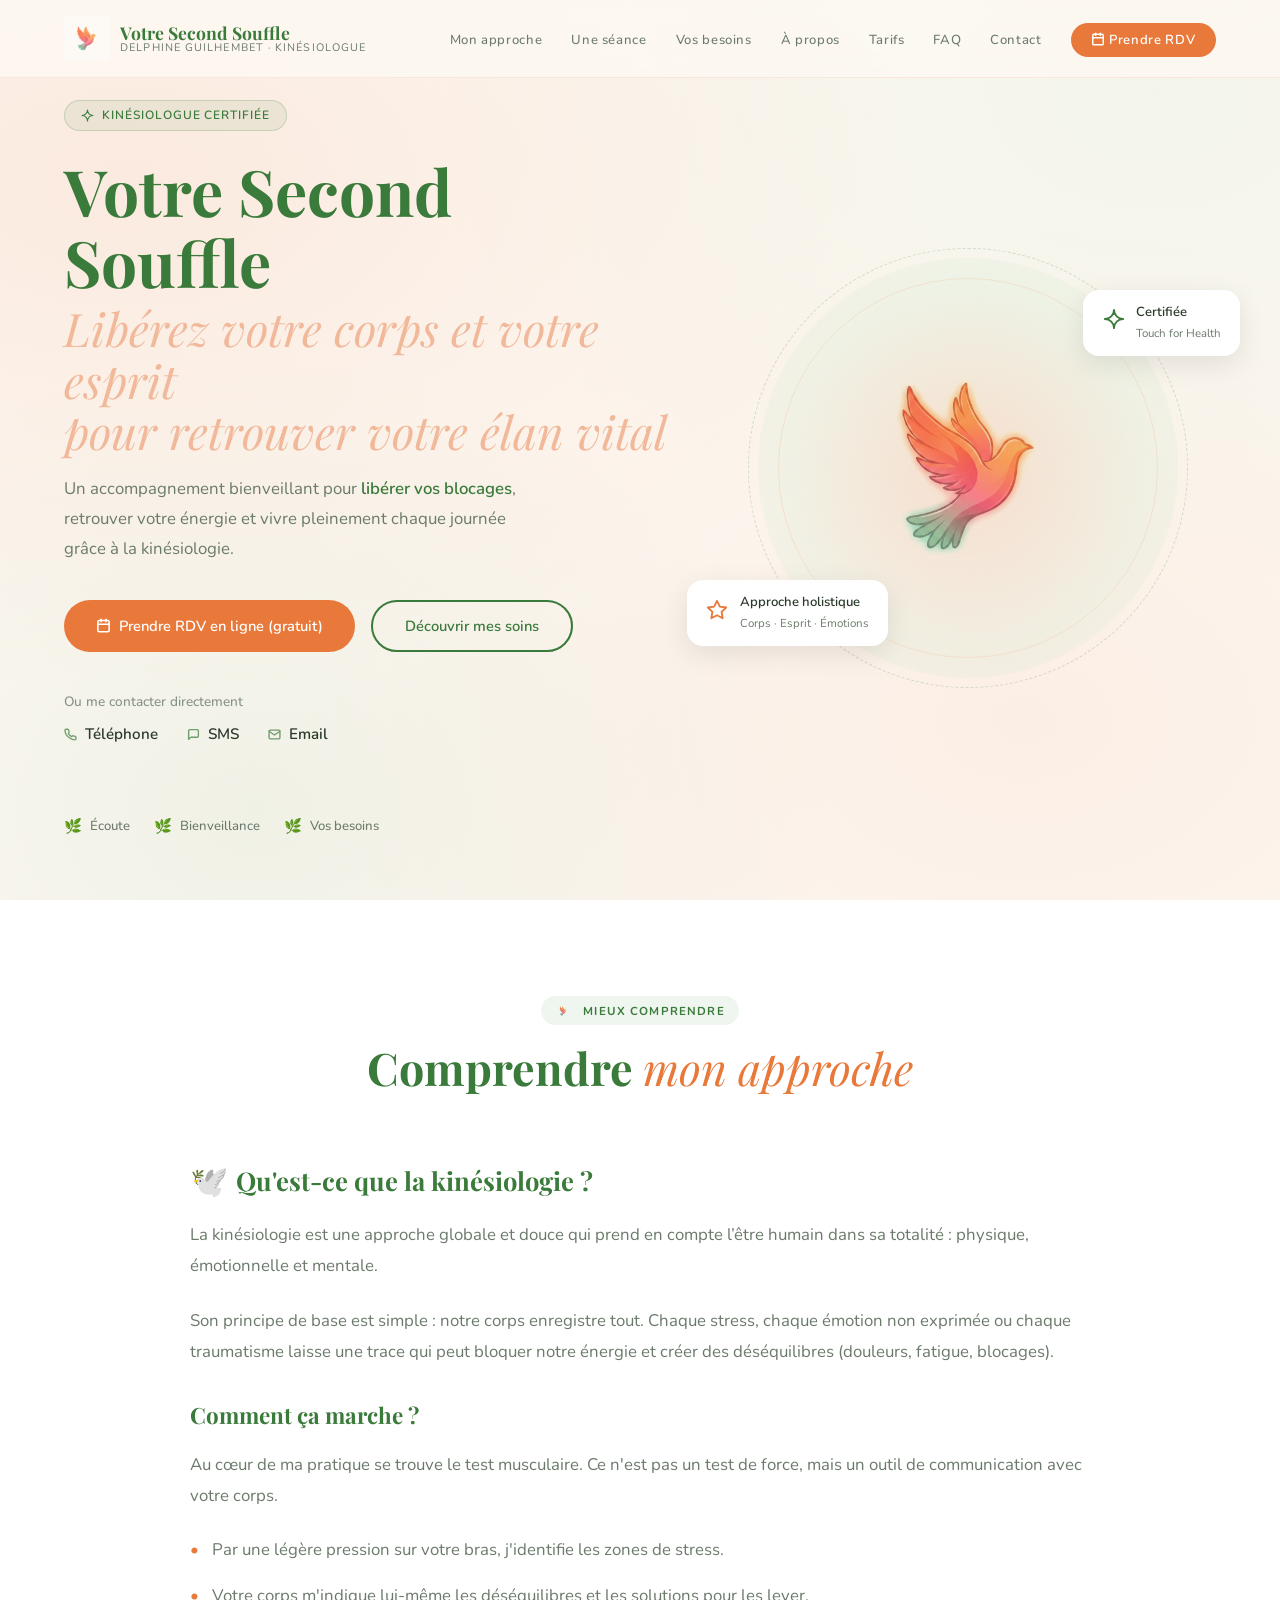
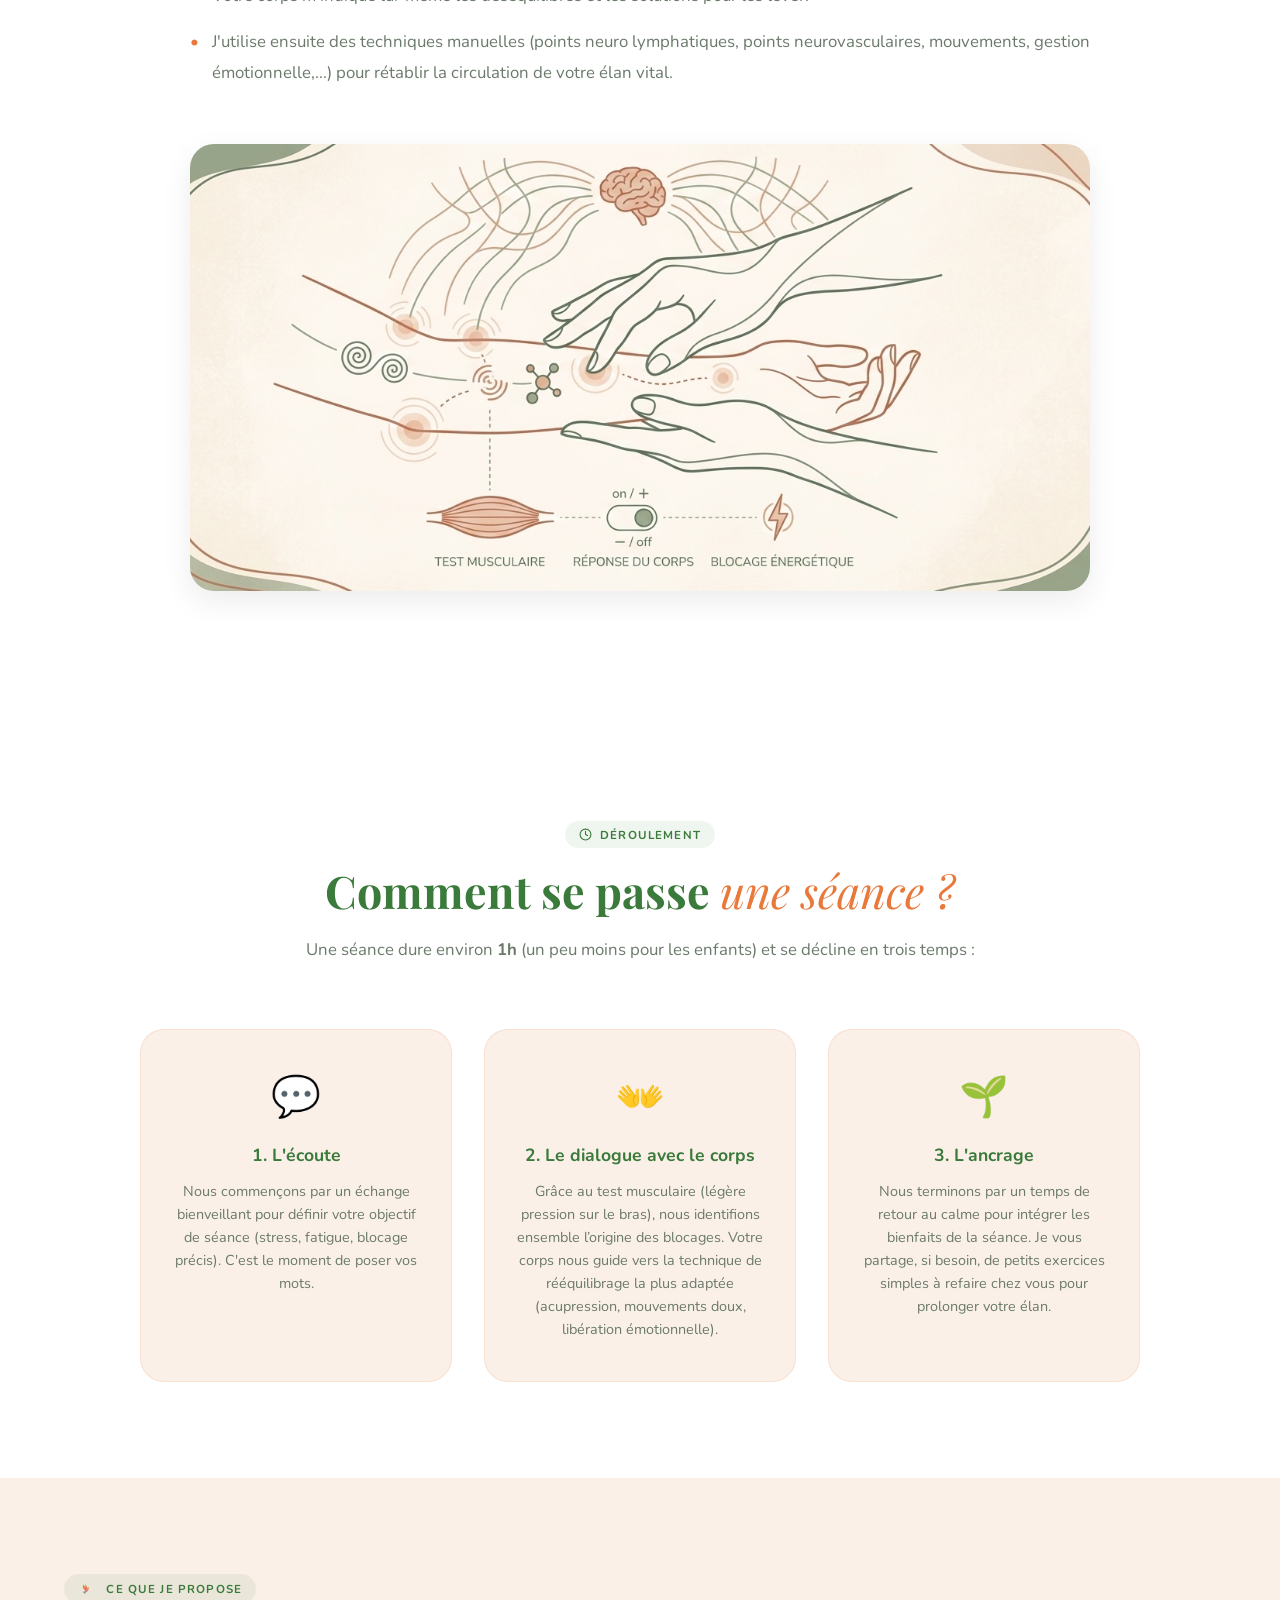
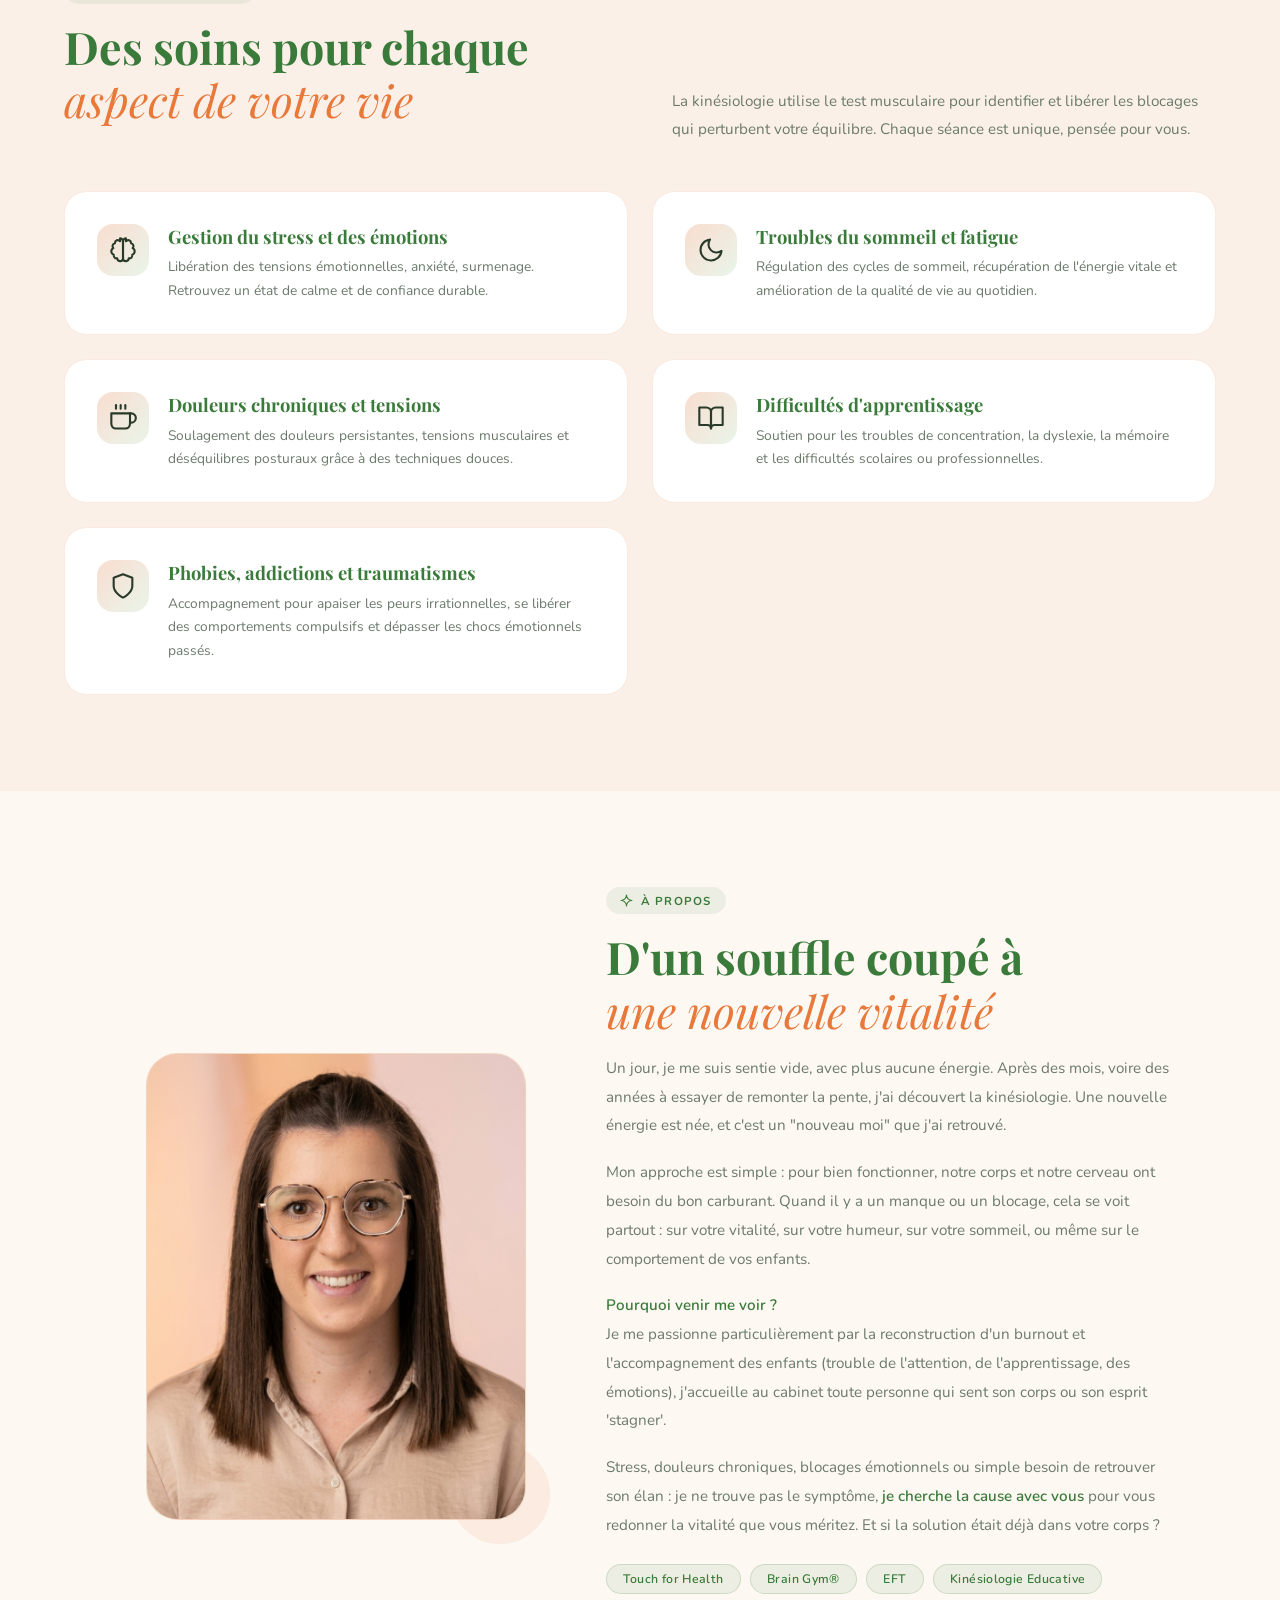
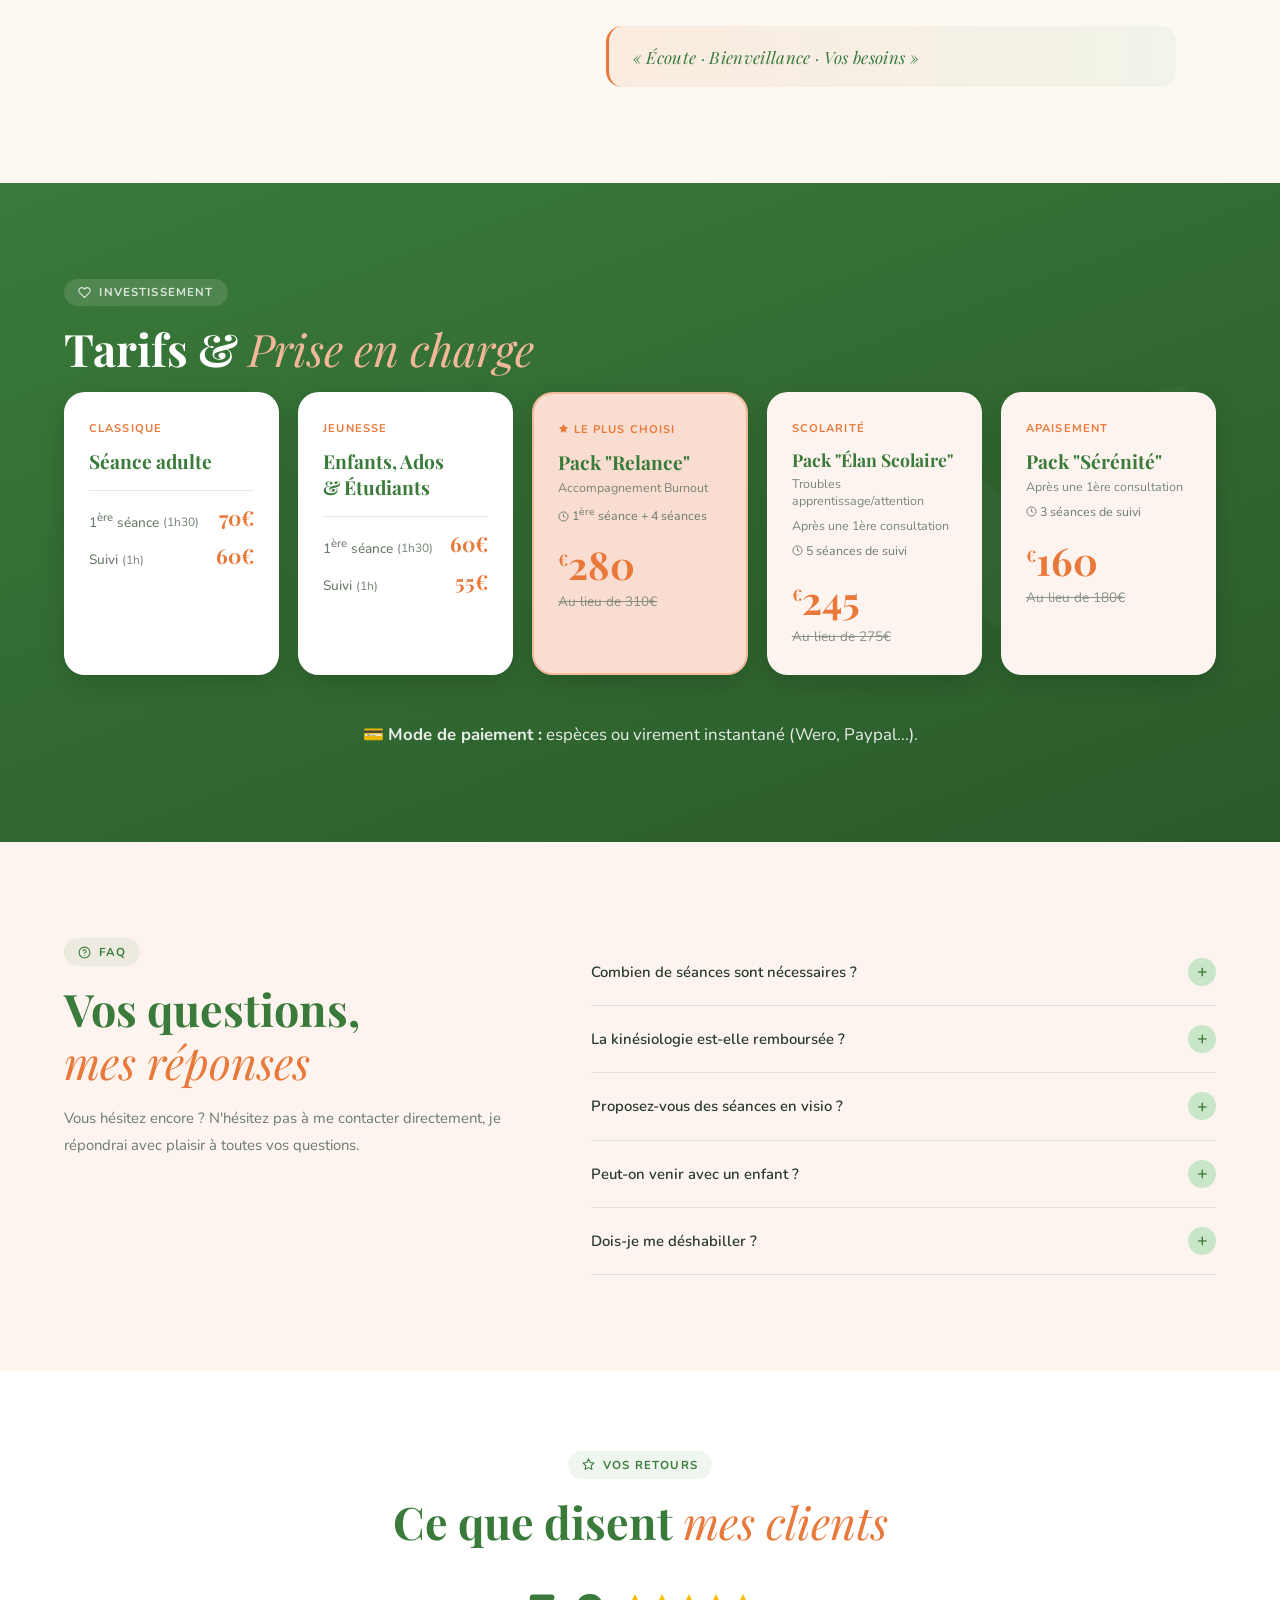
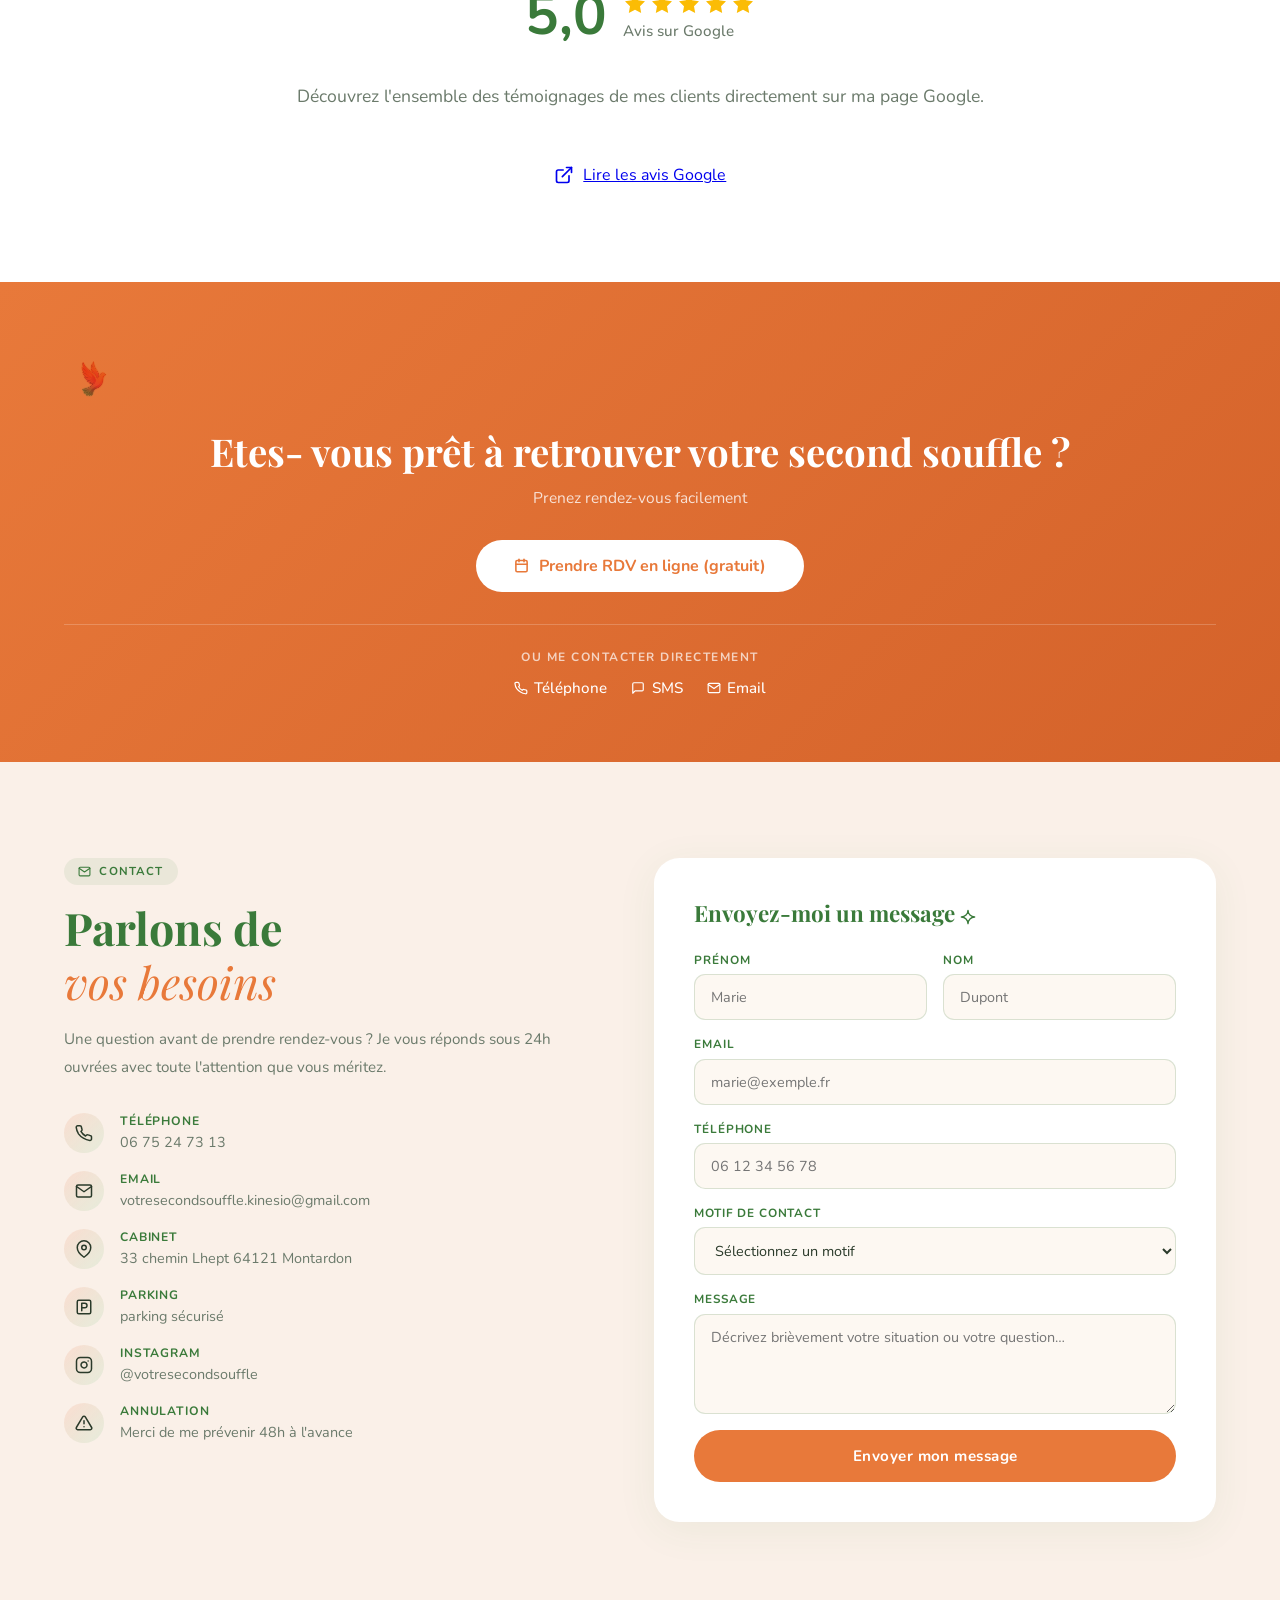
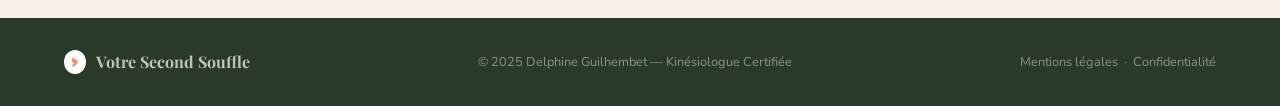
<file: index.html>
<!DOCTYPE html>
<html lang="fr">

<head>
  <meta charset="UTF-8" />
  <meta name="viewport" content="width=device-width, initial-scale=1.0" />
  <!-- SEO Primaire -->
  <title>Kinésiologue à Montardon (près de Pau) | Delphine Guilhembet - Votre Second Souffle</title>
  <meta name="description" content="Delphine Guilhembet, Kinésiologue certifiée à Montardon près de Pau (64). Accompagnement doux pour la gestion du stress, du sommeil, des peurs, et le soulagement des douleurs. Prenez RDV." />
  
  <!-- SEO Open Graph (Réseaux Sociaux) -->
  <meta property="og:title" content="Kinésiologue à Montardon | Delphine Guilhembet" />
  <meta property="og:description" content="Retrouvez votre énergie et libérez vos blocages émotionnels et physiques. Cabinet situé à Montardon (Pau)." />
  <meta property="og:type" content="website" />
  <meta property="og:locale" content="fr_FR" />
  
  <!-- Schema.org JSON-LD (Pour le référencement local Google) -->
  <script type="application/ld+json">
  {
    "@context": "https://schema.org",
    "@type": "HealthAndBeautyBusiness",
    "name": "Votre Second Souffle - Delphine Guilhembet Kinésiologue",
    "url": "https://votre-site.com",
    "telephone": "+33675247313",
    "address": {
      "@type": "PostalAddress",
      "streetAddress": "33 chemin Lhept",
      "addressLocality": "Montardon",
      "postalCode": "64121",
      "addressCountry": "FR"
    },
    "geo": {
      "@type": "GeoCoordinates",
      "latitude": 43.3752,
      "longitude": -0.3347
    }
  }
  </script>
  <link rel="preconnect" href="https://fonts.googleapis.com" />
  <link rel="preconnect" href="https://fonts.gstatic.com" crossorigin />
  <link
    href="https://fonts.googleapis.com/css2?family=Playfair+Display:ital,wght@0,400;0,700;1,400;1,700&family=Nunito:wght@300;400;500;600;700&display=swap"
    rel="stylesheet" />
  <link rel="stylesheet" href="style.css" />
  
  <!-- Favicon (Icône de l'onglet et de Google) -->
  <link rel="icon" href="logo-colombe.png" type="image/png" />
  <link rel="apple-touch-icon" href="logo-colombe.png" />
</head>

<body>

  <!-- ══ NAV ══ -->
  <nav id="navbar">
    <a class="nav-brand" href="#accueil">
      <img src="logo-colombe.png" class="nav-dove" alt="Logo Colombe"
        style="mix-blend-mode: multiply; filter: contrast(1.1);" width="45" height="45" />
      <span class="nav-brand-text">
        <strong>Votre Second Souffle</strong>
        <span>Delphine Guilhembet · Kinésiologue</span>
      </span>
    </a>
    <button class="nav-toggle" id="navToggle" aria-label="Menu" aria-expanded="false">
      <span></span><span></span><span></span>
    </button>
    <ul class="nav-links" id="navLinks" role="list">
      <li><a href="#kinesiologie">Mon approche</a></li>
      <li><a href="#seance">Une séance</a></li>
      <li><a href="#services">Vos besoins</a></li>
      <li><a href="#apropos">À propos</a></li>
      <li><a href="#tarifs">Tarifs</a></li>
      <li><a href="#faq">FAQ</a></li>
      <li><a href="#contact">Contact</a></li>
      <li><a href="#rdv-en-ligne" class="nav-rdv"><svg width="14" height="14" viewBox="0 0 24 24" fill="none"
            stroke="currentColor" stroke-width="2.5" stroke-linecap="round" stroke-linejoin="round"
            style="vertical-align:-2px">
            <rect x="3" y="4" width="18" height="18" rx="2" />
            <line x1="16" y1="2" x2="16" y2="6" />
            <line x1="8" y1="2" x2="8" y2="6" />
            <line x1="3" y1="10" x2="21" y2="10" />
          </svg> Prendre RDV</a></li>
    </ul>
  </nav>

  <!-- ══ HERO ══ -->
  <section id="accueil">
    <div class="hero-inner">
      <div class="hero-text">
        <span class="hero-tag"><svg width="13" height="13" viewBox="0 0 24 24" fill="none" stroke="currentColor"
            stroke-width="2" stroke-linecap="round" stroke-linejoin="round" style="vertical-align:-2px">
            <path d="M12 22c0-5.5-4.5-10-10-10 5.5 0 10-4.5 10-10 0 5.5 4.5 10 10 10-5.5 0-10 4.5-10 10z" />
          </svg> Kinésiologue Certifiée</span>
        <h1>
          Votre Second Souffle
          <span class="sub">Libérez votre corps et votre esprit<br>pour retrouver votre élan vital</span>
        </h1>
        <p class="hero-tagline">
          Un accompagnement bienveillant pour <strong>libérer vos blocages</strong>, retrouver votre énergie et vivre
          pleinement chaque journée grâce à la kinésiologie.
        </p>
        <div class="hero-btns">
          <a href="https://calendly.com/votresecondsouffle-kinesio/1h" target="_blank" rel="noopener" class="btn-main"><svg width="15" height="15" viewBox="0 0 24 24" fill="none"
              stroke="currentColor" stroke-width="2.5" stroke-linecap="round" stroke-linejoin="round"
              style="vertical-align:-2px">
              <rect x="3" y="4" width="18" height="18" rx="2" />
              <line x1="16" y1="2" x2="16" y2="6" />
              <line x1="8" y1="2" x2="8" y2="6" />
              <line x1="3" y1="10" x2="21" y2="10" />
            </svg> Prendre RDV en ligne (gratuit)</a>
          <a href="#services" class="btn-ghost">Découvrir mes soins</a>
        </div>
        <div class="hero-contact-alt">
          <span class="hero-contact-label">Ou me contacter directement</span>
          <div class="hero-contact-links">
            <a href="#contact" class="hero-contact-link">
              <svg width="13" height="13" viewBox="0 0 24 24" fill="none" stroke="currentColor" stroke-width="2.5" stroke-linecap="round" stroke-linejoin="round"><path d="M22 16.92v3a2 2 0 0 1-2.18 2 19.79 19.79 0 0 1-8.63-3.07A19.5 19.5 0 0 1 4.69 13.1a19.79 19.79 0 0 1-3.07-8.67A2 2 0 0 1 3.6 2.34h3a2 2 0 0 1 2 1.72c.127.96.361 1.903.7 2.81a2 2 0 0 1-.45 2.11L7.91 9.91a16 16 0 0 0 6.11 6.11l1.06-1.06a2 2 0 0 1 2.11-.45c.907.339 1.85.573 2.81.7A2 2 0 0 1 22 16.92z"/></svg> Téléphone
            </a>
            <a href="#contact" class="hero-contact-link">
              <svg width="13" height="13" viewBox="0 0 24 24" fill="none" stroke="currentColor" stroke-width="2.5" stroke-linecap="round" stroke-linejoin="round"><path d="M21 15a2 2 0 0 1-2 2H7l-4 4V5a2 2 0 0 1 2-2h14a2 2 0 0 1 2 2z"/></svg> SMS
            </a>
            <a href="#contact" class="hero-contact-link">
              <svg width="13" height="13" viewBox="0 0 24 24" fill="none" stroke="currentColor" stroke-width="2.5" stroke-linecap="round" stroke-linejoin="round"><path d="M4 4h16c1.1 0 2 .9 2 2v12c0 1.1-.9 2-2 2H4c-1.1 0-2-.9-2-2V6c0-1.1.9-2 2-2z"/><polyline points="22,6 12,13 2,6"/></svg> Email
            </a>
          </div>
        </div>
        <div class="hero-values">
          <span class="hero-value">Écoute</span>
          <span class="hero-value">Bienveillance</span>
          <span class="hero-value">Vos besoins</span>
        </div>
      </div>
      <div class="hero-visual" aria-hidden="true">
        <div class="dove-bg">
          <div class="dove-ring"></div>
          <div class="dove-ring-2"></div>
          <img src="logo-colombe.png" class="dove-svg" alt="Colombe Votre Second Souffle"
            style="mix-blend-mode: multiply; filter: contrast(1.1);" width="320" height="320" />
        </div>
        <div class="float-badge float-badge-1">
          <span class="badge-ico"><svg width="22" height="22" viewBox="0 0 24 24" fill="none" stroke="#e8793a"
              stroke-width="2" stroke-linecap="round" stroke-linejoin="round">
              <polygon
                points="12 2 15.09 8.26 22 9.27 17 14.14 18.18 21.02 12 17.77 5.82 21.02 7 14.14 2 9.27 8.91 8.26 12 2" />
            </svg></span>
          <div class="badge-info">
            <strong>Approche holistique</strong>
            <span>Corps · Esprit · Émotions</span>
          </div>
        </div>
        <div class="float-badge float-badge-2">
          <span class="badge-ico"><svg width="22" height="22" viewBox="0 0 24 24" fill="none" stroke="#3a7a3a"
              stroke-width="2" stroke-linecap="round" stroke-linejoin="round">
              <path d="M12 22c0-5.5-4.5-10-10-10 5.5 0 10-4.5 10-10 0 5.5 4.5 10 10 10-5.5 0-10 4.5-10 10z" />
            </svg></span>
          <div class="badge-info">
            <strong>Certifiée</strong>
            <span>Touch for Health</span>
          </div>
        </div>
      </div>
    </div>
  </section>

  <!-- ══ KINÉSIOLOGIE ══ -->
  <section id="kinesiologie">
    <div style="max-width: 900px; margin: 0 auto;">
      <div style="text-align: center; margin-bottom: 4rem;">
        <span class="section-chip"><img src="logo-colombe.png" width="16" height="18"
            style="vertical-align:-4px;margin-right:4px;mix-blend-mode: multiply;filter: contrast(1.1);" alt="" /> Mieux
          comprendre</span>
        <h2 class="section-title">Comprendre <em>mon approche</em></h2>
      </div>

      <div style="margin-bottom: 3.5rem;">
        <h3
          style="color: var(--green); margin-bottom: 1.2rem; font-family: 'Playfair Display', serif; font-size: 1.6rem; display: flex; align-items: center; gap: 0.5rem;">
          <span style="font-size:1.2em;">🕊️</span> Qu'est-ce que la kinésiologie ?
        </h3>
        <p style="color: var(--mid); line-height: 1.85; font-size: 1.05rem; margin-bottom: 1.5rem;">
          La kinésiologie est une approche globale et douce qui prend en compte l’être humain dans sa totalité : physique, émotionnelle et mentale.
        </p>
        <p style="color: var(--mid); line-height: 1.85; font-size: 1.05rem; margin-bottom: 2rem;">
          Son principe de base est simple : notre corps enregistre tout. Chaque stress, chaque émotion non exprimée ou chaque traumatisme laisse une trace qui peut bloquer notre énergie et créer des déséquilibres (douleurs, fatigue, blocages).
        </p>
        
        <h4 style="color: var(--green); margin-bottom: 1.2rem; font-family: 'Playfair Display', serif; font-size: 1.4rem;">Comment ça marche ?</h4>
        
        <p style="color: var(--mid); line-height: 1.85; font-size: 1.05rem; margin-bottom: 1.5rem;">
          Au cœur de ma pratique se trouve le test musculaire. Ce n'est pas un test de force, mais un outil de communication avec votre corps.
        </p>
        
        <ul style="color: var(--mid); line-height: 1.8; font-size: 1.05rem; list-style: none; padding-left: 0; display: flex; flex-direction: column; gap: 1rem;">
          <li style="display: flex; gap: 0.8rem; align-items: flex-start;">
            <span style="color: var(--orange); font-weight: bold;">•</span>
            <span>Par une légère pression sur votre bras, j'identifie les zones de stress.</span>
          </li>
          <li style="display: flex; gap: 0.8rem; align-items: flex-start;">
            <span style="color: var(--orange); font-weight: bold;">•</span>
            <span>Votre corps m'indique lui-même les déséquilibres et les solutions pour les lever.</span>
          </li>
          <li style="display: flex; gap: 0.8rem; align-items: flex-start;">
            <span style="color: var(--orange); font-weight: bold;">•</span>
            <span>J'utilise ensuite des techniques manuelles (points neuro lymphatiques, points neurovasculaires, mouvements, gestion émotionnelle,...) pour rétablir la circulation de votre élan vital.</span>
          </li>
        </ul>
      </div>

      <div style="text-align: center; margin-bottom: 2rem;">
        <img src="Graphique.png" alt="Graphique de mon approche"
          style="max-width: 100%; height: auto; border-radius: 1.5rem; box-shadow: 0 10px 30px rgba(0,0,0,0.08);" />
      </div>
    </div>
  </section>

  <!-- ══ UNE SÉANCE ══ -->
  <section id="seance" style="background: #fff;">
    <div style="max-width: 800px; margin: 0 auto 4rem; text-align: center;">
      <span class="section-chip"><svg width="13" height="13" viewBox="0 0 24 24" fill="none" stroke="currentColor"
          stroke-width="2" stroke-linecap="round" stroke-linejoin="round" style="vertical-align:-2px">
          <circle cx="12" cy="12" r="10" />
          <polyline points="12 6 12 12 16 14" />
        </svg> Déroulement</span>
      <h2 class="section-title">Comment se passe <em>une séance ?</em></h2>
      <p style="color: var(--mid); line-height: 1.85; font-size: 1.05rem;">
        Une séance dure environ <strong>1h</strong> (un peu moins pour les enfants) et se décline en trois temps :
      </p>
    </div>

    <div class="kine-how" style="max-width: 1000px; margin: 0 auto;">
      <div class="kine-grid">
        <div class="kine-step">
          <div class="kine-step-icon">💬</div>
          <h4>1. L'écoute</h4>
          <p>Nous commençons par un échange bienveillant pour définir votre objectif de séance (stress, fatigue, blocage
            précis). C'est le moment de poser vos mots.</p>
        </div>
        <div class="kine-step">
          <div class="kine-step-icon">👐</div>
          <h4>2. Le dialogue avec le corps</h4>
          <p>Grâce au test musculaire (légère pression sur le bras), nous identifions ensemble l’origine des blocages.
            Votre corps nous guide vers la technique de rééquilibrage la plus adaptée (acupression, mouvements doux,
            libération émotionnelle).</p>
        </div>
        <div class="kine-step">
          <div class="kine-step-icon">🌱</div>
          <h4>3. L'ancrage</h4>
          <p>Nous terminons par un temps de retour au calme pour intégrer les bienfaits de la séance. Je vous partage,
            si besoin, de petits exercices simples à refaire chez vous pour prolonger votre élan.</p>
        </div>
      </div>
    </div>
  </section>

  <!-- ══ SERVICES ══ -->
  <section id="services">
    <div class="services-top">
      <div>
        <span class="section-chip"><img src="logo-colombe.png" width="16" height="18"
            style="vertical-align:-4px;margin-right:4px;mix-blend-mode: multiply;filter: contrast(1.1);" alt="" /> Ce
          que je propose</span>
        <h2 class="section-title">Des soins pour chaque <em>aspect de votre vie</em></h2>
      </div>
      <p>La kinésiologie utilise le test musculaire pour identifier et libérer les blocages qui perturbent votre
        équilibre. Chaque séance est unique, pensée pour vous.</p>
    </div>
    <div class="services-grid">
      <div class="svc" id="svc-stress">
        <div class="svc-icon"><svg viewBox="0 0 24 24" width="28" height="28" fill="none" stroke="currentColor"
            stroke-width="1.8" stroke-linecap="round" stroke-linejoin="round">
            <path
              d="M9.5 2A2.5 2.5 0 0 1 12 4.5v15a2.5 2.5 0 0 1-4.96-.44 2.5 2.5 0 0 1-2.96-3.08 3 3 0 0 1-.34-5.58 2.5 2.5 0 0 1 1.32-4.24 2.5 2.5 0 0 1 4.44-1.66z" />
            <path
              d="M14.5 2A2.5 2.5 0 0 0 12 4.5v15a2.5 2.5 0 0 0 4.96-.44 2.5 2.5 0 0 0 2.96-3.08 3 3 0 0 0 .34-5.58 2.5 2.5 0 0 0-1.32-4.24 2.5 2.5 0 0 0-4.44-1.66z" />
          </svg></div>
        <div class="svc-body">
          <h3>Gestion du stress et des émotions</h3>
          <p>Libération des tensions émotionnelles, anxiété, surmenage. Retrouvez un état de calme et de confiance
            durable.</p>
        </div>
      </div>
      <div class="svc" id="svc-sommeil">
        <div class="svc-icon"><svg viewBox="0 0 24 24" width="28" height="28" fill="none" stroke="currentColor"
            stroke-width="1.8" stroke-linecap="round" stroke-linejoin="round">
            <path d="M21 12.79A9 9 0 1 1 11.21 3 7 7 0 0 0 21 12.79z" />
          </svg></div>
        <div class="svc-body">
          <h3>Troubles du sommeil et fatigue</h3>
          <p>Régulation des cycles de sommeil, récupération de l'énergie vitale et amélioration de la qualité de vie au
            quotidien.</p>
        </div>
      </div>
      <div class="svc" id="svc-douleurs">
        <div class="svc-icon"><svg viewBox="0 0 24 24" width="28" height="28" fill="none" stroke="currentColor"
            stroke-width="1.8" stroke-linecap="round" stroke-linejoin="round">
            <path d="M18 8h1a4 4 0 0 1 0 8h-1" />
            <path d="M2 8h16v9a4 4 0 0 1-4 4H6a4 4 0 0 1-4-4V8z" />
            <line x1="6" y1="1" x2="6" y2="4" />
            <line x1="10" y1="1" x2="10" y2="4" />
            <line x1="14" y1="1" x2="14" y2="4" />
          </svg></div>
        <div class="svc-body">
          <h3>Douleurs chroniques et tensions</h3>
          <p>Soulagement des douleurs persistantes, tensions musculaires et déséquilibres posturaux grâce à des
            techniques douces.</p>
        </div>
      </div>
      <div class="svc" id="svc-apprentissage">
        <div class="svc-icon"><svg viewBox="0 0 24 24" width="28" height="28" fill="none" stroke="currentColor"
            stroke-width="1.8" stroke-linecap="round" stroke-linejoin="round">
            <path d="M2 3h6a4 4 0 0 1 4 4v14a3 3 0 0 0-3-3H2z" />
            <path d="M22 3h-6a4 4 0 0 0-4 4v14a3 3 0 0 1 3-3h7z" />
          </svg></div>
        <div class="svc-body">
          <h3>Difficultés d'apprentissage</h3>
          <p>Soutien pour les troubles de concentration, la dyslexie, la mémoire et les difficultés scolaires ou
            professionnelles.</p>
        </div>
      </div>
      <div class="svc" id="svc-traumatismes">
        <div class="svc-icon"><svg viewBox="0 0 24 24" width="28" height="28" fill="none" stroke="currentColor"
            stroke-width="1.8" stroke-linecap="round" stroke-linejoin="round">
            <path d="M12 22s8-4 8-10V5l-8-3-8 3v7c0 6 8 10 8 10z" />
          </svg></div>
        <div class="svc-body">
          <h3>Phobies, addictions et traumatismes</h3>
          <p>Accompagnement pour apaiser les peurs irrationnelles, se libérer des comportements compulsifs et dépasser les chocs émotionnels passés.</p>
        </div>
      </div>
    </div>
  </section>

  <!-- ══ À PROPOS ══ -->
  <section id="apropos">
    <div class="apropos-visual" aria-hidden="true">
      <div class="apropos-card" style="padding: 0; overflow: hidden;">
        <img src="delphineBustePeach.png" alt="Delphine Guilhembet, Kinésiologue"
          style="width: 100%; height: 100%; object-fit: cover; display: block; position: relative; z-index: 5;">
      </div>
      <div class="apropos-deco"></div>
    </div>
    <div class="apropos-text">
      <span class="section-chip"><svg width="13" height="13" viewBox="0 0 24 24" fill="none" stroke="currentColor"
          stroke-width="2" stroke-linecap="round" stroke-linejoin="round" style="vertical-align:-2px">
          <path d="M12 22c0-5.5-4.5-10-10-10 5.5 0 10-4.5 10-10 0 5.5 4.5 10 10 10-5.5 0-10 4.5-10 10z" />
        </svg> À propos</span>
      <h2 class="section-title">D'un souffle coupé à<br><em>une nouvelle vitalité</em></h2>
      <p>Un jour, je me suis sentie vide, avec plus aucune énergie. Après des mois, voire des années à essayer de
        remonter la pente, j'ai découvert la kinésiologie. Une nouvelle énergie est née, et c'est un "nouveau moi" que
        j'ai retrouvé.</p>
      <p>Mon approche est simple : pour bien fonctionner, notre corps et notre cerveau ont besoin du bon carburant.
        Quand il y a un manque ou un blocage, cela se voit partout : sur votre vitalité, sur votre humeur, sur votre
        sommeil, ou même sur le comportement de vos enfants.</p>
      <p><strong>Pourquoi venir me voir ?</strong><br>Je me passionne particulièrement par la reconstruction d'un
        burnout et l'accompagnement des enfants (trouble de l'attention, de l'apprentissage, des émotions), j'accueille
        au cabinet toute personne qui sent son corps ou son esprit 'stagner'.</p>
      <p>Stress, douleurs chroniques, blocages émotionnels ou simple besoin de retrouver son élan : je ne trouve pas le
        symptôme, <strong>je cherche la cause avec vous</strong> pour vous redonner la vitalité que vous méritez. Et si
        la solution était déjà dans votre corps ?</p>
      <div class="certifs">
        <span class="certif">Touch for Health</span>
        <span class="certif">Brain Gym®</span>
        <span class="certif">EFT</span>
        <span class="certif">Kinésiologie Educative</span>
      </div>
      <div class="values-strip">« Écoute · Bienveillance · Vos besoins »</div>
    </div>
  </section>

  <!-- ══ TARIFS ══ -->
  <section id="tarifs">
    <span class="section-chip"><svg width="13" height="13" viewBox="0 0 24 24" fill="none" stroke="currentColor"
        stroke-width="2" stroke-linecap="round" stroke-linejoin="round" style="vertical-align:-2px">
        <path
          d="M20.84 4.61a5.5 5.5 0 0 0-7.78 0L12 5.67l-1.06-1.06a5.5 5.5 0 0 0-7.78 7.78l1.06 1.06L12 21.23l7.78-7.78 1.06-1.06a5.5 5.5 0 0 0 0-7.78z" />
      </svg> Investissement</span>
    <h2 class="section-title">Tarifs & <em>Prise en charge</em></h2>

    <div class="tarifs-grid" style="grid-template-columns: repeat(auto-fit, minmax(200px, 1fr)); align-items: stretch;">
      <div class="tarif">
        <p class="tarif-label">Classique</p>
        <p class="tarif-name">Séance adulte</p>
        <div style="margin-top: 1rem; border-top: 1px solid rgba(58,122,58,0.15); padding-top: 0.8rem; display: flex; flex-direction: column; gap: 0.6rem;">
          <div style="display: flex; justify-content: space-between; align-items: baseline;">
            <span style="font-size: 0.85rem; color: var(--mid); font-weight: 500;">1<sup>ère</sup> séance <span style="font-size: 0.75rem; opacity: 0.85;">(1h30)</span></span>
            <span style="font-family: 'Playfair Display', serif; font-size: 1.3rem; font-weight: 700; color: var(--orange);">70€</span>
          </div>
          <div style="display: flex; justify-content: space-between; align-items: baseline;">
            <span style="font-size: 0.85rem; color: var(--mid); font-weight: 500;">Suivi <span style="font-size: 0.75rem; opacity: 0.85;">(1h)</span></span>
            <span style="font-family: 'Playfair Display', serif; font-size: 1.3rem; font-weight: 700; color: var(--orange);">60€</span>
          </div>
        </div>
      </div>

      <div class="tarif">
        <p class="tarif-label">Jeunesse</p>
        <p class="tarif-name">Enfants, Ados<br>& Étudiants</p>
        <div style="margin-top: 1rem; border-top: 1px solid rgba(58,122,58,0.15); padding-top: 0.8rem; display: flex; flex-direction: column; gap: 0.6rem;">
          <div style="display: flex; justify-content: space-between; align-items: baseline;">
            <span style="font-size: 0.85rem; color: var(--mid); font-weight: 500;">1<sup>ère</sup> séance <span style="font-size: 0.75rem; opacity: 0.85;">(1h30)</span></span>
            <span style="font-family: 'Playfair Display', serif; font-size: 1.3rem; font-weight: 700; color: var(--orange);">60€</span>
          </div>
          <div style="display: flex; justify-content: space-between; align-items: baseline;">
            <span style="font-size: 0.85rem; color: var(--mid); font-weight: 500;">Suivi <span style="font-size: 0.75rem; opacity: 0.85;">(1h)</span></span>
            <span style="font-family: 'Playfair Display', serif; font-size: 1.3rem; font-weight: 700; color: var(--orange);">55€</span>
          </div>
        </div>
      </div>

      <div class="tarif pack featured">
        <p class="tarif-label"><svg width="11" height="11" viewBox="0 0 24 24" fill="currentColor" stroke="none"
            style="vertical-align:-1px">
            <polygon
              points="12 2 15.09 8.26 22 9.27 17 14.14 18.18 21.02 12 17.77 5.82 21.02 7 14.14 2 9.27 8.91 8.26 12 2" />
          </svg> Le plus choisi</p>
        <p class="tarif-name">Pack "Relance"</p>
        <p class="tarif-duration" style="margin-bottom:0.5rem; opacity:0.9;">Accompagnement Burnout</p>
        <p class="tarif-duration"><svg width="11" height="11" viewBox="0 0 24 24" fill="none" stroke="currentColor"
            stroke-width="2" style="vertical-align:-1px">
            <circle cx="12" cy="12" r="10" />
            <polyline points="12 6 12 12 16 14" />
          </svg> 1<sup>ère</sup> séance + 4 séances</p>
        <p class="tarif-price"><sup>€</sup>280</p>
        <p class="tarif-discount">Au lieu de 310€</p>
      </div>

      <div class="tarif pack">
        <p class="tarif-label">Scolarité</p>
        <p class="tarif-name" style="font-size: 1.1rem;">Pack "Élan Scolaire"</p>
        <p class="tarif-duration" style="margin-bottom:0.5rem; opacity:0.9;">Troubles apprentissage/attention</p>
        <p class="tarif-duration" style="margin-bottom:0.5rem; opacity:0.9;">Après une 1ère consultation</p>
        <p class="tarif-duration"><svg width="11" height="11" viewBox="0 0 24 24" fill="none" stroke="currentColor"
            stroke-width="2" style="vertical-align:-1px">
            <circle cx="12" cy="12" r="10" />
            <polyline points="12 6 12 12 16 14" />
          </svg> 5 séances de suivi</p>
        <p class="tarif-price"><sup>€</sup>245</p>
        <p class="tarif-discount">Au lieu de 275€</p>
      </div>

      <div class="tarif pack">
        <p class="tarif-label">Apaisement</p>
        <p class="tarif-name">Pack "Sérénité"</p>
        <p class="tarif-duration" style="margin-bottom:0.5rem; opacity:0.9;">Après une 1ère consultation</p>
        <p class="tarif-duration"><svg width="11" height="11" viewBox="0 0 24 24" fill="none" stroke="currentColor"
            stroke-width="2" style="vertical-align:-1px">
            <circle cx="12" cy="12" r="10" />
            <polyline points="12 6 12 12 16 14" />
          </svg> 3 séances de suivi</p>
        <p class="tarif-price"><sup>€</sup>160</p>
        <p class="tarif-discount">Au lieu de 180€</p>
      </div>
    </div>
    <p style="text-align: center; font-size: 1.05rem; color: rgba(255,255,255,0.9); margin-top: 3rem;">
      💳 <strong>Mode de paiement :</strong> espèces ou virement instantané (Wero, Paypal...).
    </p>
  </section>

  <!-- ══ FAQ ══ -->
  <section id="faq">
    <div class="faq-wrap">
      <div class="faq-left">
        <span class="section-chip"><svg width="13" height="13" viewBox="0 0 24 24" fill="none" stroke="currentColor"
            stroke-width="2" stroke-linecap="round" stroke-linejoin="round" style="vertical-align:-2px">
            <circle cx="12" cy="12" r="10" />
            <path d="M9.09 9a3 3 0 0 1 5.83 1c0 2-3 3-3 3" />
            <line x1="12" y1="17" x2="12.01" y2="17" />
          </svg> FAQ</span>
        <h2 class="section-title">Vos questions,<br><em>mes réponses</em></h2>
        <p>Vous hésitez encore ? N'hésitez pas à me contacter directement, je répondrai avec plaisir à toutes vos
          questions.</p>

      </div>
      <div class="faq-list">

        <details class="faq-item">
          <summary class="faq-q">Combien de séances sont nécessaires ? <span class="faq-toggle"
              aria-hidden="true">+</span></summary>
          <p class="faq-a">Cela dépend de votre situation. Certains ressentent des effets dès la première séance. En
            général, 3 à 6 séances suffisent pour des résultats durables. Nous définissons ensemble le rythme adapté.
          </p>
        </details>
        <details class="faq-item">
          <summary class="faq-q">La kinésiologie est-elle remboursée ? <span class="faq-toggle"
              aria-hidden="true">+</span></summary>
          <p class="faq-a">Bien que non remboursée par la Sécurité Sociale, de nombreuses mutuelles proposent
            aujourd'hui une prise en charge. Je vous invite à consulter les détails et les aides possibles sur la page
            <a href="#tarifs" style="color:var(--green); text-decoration:underline; font-weight:600;">Tarifs</a>.
          </p>
        </details>
        <details class="faq-item">
          <summary class="faq-q">Proposez-vous des séances en visio ? <span class="faq-toggle"
              aria-hidden="true">+</span></summary>
          <p class="faq-a">Pour garantir la précision du test musculaire et la qualité de mon accompagnement, je
            privilégie uniquement les séances en présentiel au cabinet. Le contact direct et l'observation physique sont
            essentiels pour identifier au mieux vos besoins et vous offrir un véritable espace de déconnexion.</p>
        </details>
        <details class="faq-item">
          <summary class="faq-q">Peut-on venir avec un enfant ? <span class="faq-toggle" aria-hidden="true">+</span>
          </summary>
          <div class="faq-a" style="line-height:1.7;">
            <p><strong>Pour la séance de votre enfant : Absolument.</strong></p>
            <ul
              style="margin-top:0.4rem; margin-bottom:1.2rem; padding-left:1.5rem; display:flex; flex-direction:column; gap:0.4rem;">
              <li><em>Moins de 12 ans :</em> Votre présence est requise pour rassurer l'enfant et m'aider à
                l'accompagner au mieux.</li>
              <li><em>Plus de 12 ans :</em> Nous voyons ensemble, selon ses besoins et son souhait de confidentialité,
                si une partie ou la totalité de la séance se fait seul ou avec vous. C'est un premier pas vers son
                autonomie.</li>
            </ul>
            <p><strong>Pour votre propre séance (adulte) :</strong><br>
              Il est fortement recommandé de venir seul. Cela vous permet de libérer vos émotions en toute sécurité et
              de profiter d'une bulle de sérénité totale, indispensable pour retrouver votre propre élan.</p>
          </div>
        </details>
        <details class="faq-item">
          <summary class="faq-q">Dois-je me déshabiller ? <span class="faq-toggle" aria-hidden="true">+</span></summary>
          <p class="faq-a">Non, les séances se déroulent habillé. Je recommande simplement des vêtements confortables
            permettant de bouger librement.</p>
        </details>
      </div>
    </div>
  </section>

  <!-- ══ AVIS GOOGLE ══ -->
  <section id="avis" style="background: #fff; text-align: center; padding: 5rem 2rem;">
    <div style="max-width: 800px; margin: 0 auto;">
      <span class="section-chip"><svg width="13" height="13" viewBox="0 0 24 24" fill="none" stroke="currentColor" stroke-width="2" stroke-linecap="round" stroke-linejoin="round" style="vertical-align:-2px"><polygon points="12 2 15.09 8.26 22 9.27 17 14.14 18.18 21.02 12 17.77 5.82 21.02 7 14.14 2 9.27 8.91 8.26 12 2"></polygon></svg> Vos retours</span>
      <h2 class="section-title">Ce que disent <em>mes clients</em></h2>
      <div style="display: flex; align-items: center; justify-content: center; gap: 1rem; margin: 2.5rem 0;">
        <span style="font-size: 3.5rem; font-weight: 700; color: var(--green); line-height: 1;">5,0</span>
        <div style="text-align: left; display: flex; flex-direction: column; gap: 0.3rem;">
          <div style="display: flex; gap: 0.2rem; color: #FBBC05;">
            <svg width="24" height="24" viewBox="0 0 24 24" fill="currentColor" stroke="none"><polygon points="12 2 15.09 8.26 22 9.27 17 14.14 18.18 21.02 12 17.77 5.82 21.02 7 14.14 2 9.27 8.91 8.26 12 2"></polygon></svg>
            <svg width="24" height="24" viewBox="0 0 24 24" fill="currentColor" stroke="none"><polygon points="12 2 15.09 8.26 22 9.27 17 14.14 18.18 21.02 12 17.77 5.82 21.02 7 14.14 2 9.27 8.91 8.26 12 2"></polygon></svg>
            <svg width="24" height="24" viewBox="0 0 24 24" fill="currentColor" stroke="none"><polygon points="12 2 15.09 8.26 22 9.27 17 14.14 18.18 21.02 12 17.77 5.82 21.02 7 14.14 2 9.27 8.91 8.26 12 2"></polygon></svg>
            <svg width="24" height="24" viewBox="0 0 24 24" fill="currentColor" stroke="none"><polygon points="12 2 15.09 8.26 22 9.27 17 14.14 18.18 21.02 12 17.77 5.82 21.02 7 14.14 2 9.27 8.91 8.26 12 2"></polygon></svg>
            <svg width="24" height="24" viewBox="0 0 24 24" fill="currentColor" stroke="none"><polygon points="12 2 15.09 8.26 22 9.27 17 14.14 18.18 21.02 12 17.77 5.82 21.02 7 14.14 2 9.27 8.91 8.26 12 2"></polygon></svg>
          </div>
          <span style="font-size: 0.95rem; color: var(--mid); font-weight: 500;">Avis sur Google</span>
        </div>
      </div>
      <p style="color: var(--mid); margin-bottom: 2.5rem; font-size: 1.1rem;">Découvrez l'ensemble des témoignages de mes clients directement sur ma page Google.</p>
      <a href="https://share.google/08gOnbUDsAEbwr9hz" target="_blank" rel="noopener" class="btn" style="display: inline-flex; align-items: center; justify-content: center; gap: 0.6rem; padding: 1rem 2rem;">
        <svg width="20" height="20" viewBox="0 0 24 24" fill="none" stroke="currentColor" stroke-width="2" stroke-linecap="round" stroke-linejoin="round">
          <path d="M18 13v6a2 2 0 0 1-2 2H5a2 2 0 0 1-2-2V8a2 2 0 0 1 2-2h6"></path><polyline points="15 3 21 3 21 9"></polyline><line x1="10" y1="14" x2="21" y2="3"></line>
        </svg> Lire les avis Google
      </a>
    </div>
  </section>

  <!-- ══ RDV BANNER ══ -->
  <div class="rdv-banner" id="rdv-en-ligne">
    <img src="logo-colombe.png" class="dove" alt="" width="60" height="66" aria-hidden="true"
      style="mix-blend-mode: multiply;filter: contrast(1.1);" />
    <h2>Etes- vous prêt à retrouver votre second souffle ?</h2>
    <p>Prenez rendez-vous facilement</p>
    <a href="https://calendly.com/votresecondsouffle-kinesio/1h" target="_blank" rel="noopener" class="btn-white"><svg width="15" height="15" viewBox="0 0 24 24" fill="none"
        stroke="currentColor" stroke-width="2.5" stroke-linecap="round" stroke-linejoin="round"
        style="vertical-align:-2px">
        <rect x="3" y="4" width="18" height="18" rx="2" />
        <line x1="16" y1="2" x2="16" y2="6" />
        <line x1="8" y1="2" x2="8" y2="6" />
        <line x1="3" y1="10" x2="21" y2="10" />
      </svg> Prendre RDV en ligne (gratuit)</a>
    <div style="margin-top: 2rem; padding-top: 1.5rem; border-top: 1px solid rgba(255,255,255,0.2); display: flex; flex-direction: column; align-items: center; gap: 0.8rem;">
      <span style="font-size: 0.75rem; color: #fff; opacity: 0.7; text-transform: uppercase; letter-spacing: 1.5px; font-weight: 700;">Ou me contacter directement</span>
      <div style="display: flex; gap: 1.5rem;">
        <a href="#contact" style="color: #fff; text-decoration: none; font-size: 0.95rem; font-weight: 500; display: flex; align-items: center; gap: 0.4rem; transition: opacity 0.3s;" onmouseover="this.style.opacity='0.7'" onmouseout="this.style.opacity='1'">
          <svg width="14" height="14" viewBox="0 0 24 24" fill="none" stroke="currentColor" stroke-width="2" stroke-linecap="round" stroke-linejoin="round"><path d="M22 16.92v3a2 2 0 0 1-2.18 2 19.79 19.79 0 0 1-8.63-3.07A19.5 19.5 0 0 1 4.69 13.1a19.79 19.79 0 0 1-3.07-8.67A2 2 0 0 1 3.6 2.34h3a2 2 0 0 1 2 1.72c.127.96.361 1.903.7 2.81a2 2 0 0 1-.45 2.11L7.91 9.91a16 16 0 0 0 6.11 6.11l1.06-1.06a2 2 0 0 1 2.11-.45c.907.339 1.85.573 2.81.7A2 2 0 0 1 22 16.92z"/></svg> Téléphone
        </a>
        <a href="#contact" style="color: #fff; text-decoration: none; font-size: 0.95rem; font-weight: 500; display: flex; align-items: center; gap: 0.4rem; transition: opacity 0.3s;" onmouseover="this.style.opacity='0.7'" onmouseout="this.style.opacity='1'">
          <svg width="14" height="14" viewBox="0 0 24 24" fill="none" stroke="currentColor" stroke-width="2" stroke-linecap="round" stroke-linejoin="round"><path d="M21 15a2 2 0 0 1-2 2H7l-4 4V5a2 2 0 0 1 2-2h14a2 2 0 0 1 2 2z"/></svg> SMS
        </a>
        <a href="#contact" style="color: #fff; text-decoration: none; font-size: 0.95rem; font-weight: 500; display: flex; align-items: center; gap: 0.4rem; transition: opacity 0.3s;" onmouseover="this.style.opacity='0.7'" onmouseout="this.style.opacity='1'">
          <svg width="14" height="14" viewBox="0 0 24 24" fill="none" stroke="currentColor" stroke-width="2" stroke-linecap="round" stroke-linejoin="round"><path d="M4 4h16c1.1 0 2 .9 2 2v12c0 1.1-.9 2-2 2H4c-1.1 0-2-.9-2-2V6c0-1.1.9-2 2-2z"/><polyline points="22,6 12,13 2,6"/></svg> Email
        </a>
      </div>
    </div>
  </div>

  <!-- ══ CONTACT ══ -->
  <section id="contact">
    <div class="contact-grid">
      <div class="contact-left">
        <span class="section-chip"><svg width="13" height="13" viewBox="0 0 24 24" fill="none" stroke="currentColor"
            stroke-width="2" stroke-linecap="round" stroke-linejoin="round" style="vertical-align:-2px">
            <path d="M4 4h16c1.1 0 2 .9 2 2v12c0 1.1-.9 2-2 2H4c-1.1 0-2-.9-2-2V6c0-1.1.9-2 2-2z" />
            <polyline points="22,6 12,13 2,6" />
          </svg> Contact</span>
        <h2 class="section-title">Parlons de<br><em>vos besoins</em></h2>
        <p>Une question avant de prendre rendez-vous ? Je vous réponds sous 24h ouvrées avec toute l'attention que vous
          méritez.</p>
        <div class="infos">
          <div class="info-row" id="contact-phone">
            <div class="info-ico"><svg width="18" height="18" viewBox="0 0 24 24" fill="none" stroke="currentColor"
                stroke-width="2" stroke-linecap="round" stroke-linejoin="round">
                <path
                  d="M22 16.92v3a2 2 0 0 1-2.18 2 19.79 19.79 0 0 1-8.63-3.07A19.5 19.5 0 0 1 4.69 13.1a19.79 19.79 0 0 1-3.07-8.67A2 2 0 0 1 3.6 2.34h3a2 2 0 0 1 2 1.72c.127.96.361 1.903.7 2.81a2 2 0 0 1-.45 2.11L7.91 9.91a16 16 0 0 0 6.11 6.11l1.06-1.06a2 2 0 0 1 2.11-.45c.907.339 1.85.573 2.81.7A2 2 0 0 1 22 16.92z" />
              </svg></div>
            <div class="info-text">
              <strong>Téléphone</strong>
              <span>06 75 24 73 13</span>
            </div>
          </div>
          <div class="info-row" id="contact-email">
            <div class="info-ico"><svg width="18" height="18" viewBox="0 0 24 24" fill="none" stroke="currentColor"
                stroke-width="2" stroke-linecap="round" stroke-linejoin="round">
                <path d="M4 4h16c1.1 0 2 .9 2 2v12c0 1.1-.9 2-2 2H4c-1.1 0-2-.9-2-2V6c0-1.1.9-2 2-2z" />
                <polyline points="22,6 12,13 2,6" />
              </svg></div>
            <div class="info-text">
              <strong>Email</strong>
              <span><a href="mailto:votresecondsouffle.kinesio@gmail.com" style="color:inherit;text-decoration:none;">votresecondsouffle.kinesio@gmail.com</a></span>
            </div>
          </div>
          <div class="info-row" id="contact-address">
            <div class="info-ico"><svg width="18" height="18" viewBox="0 0 24 24" fill="none" stroke="currentColor"
                stroke-width="2" stroke-linecap="round" stroke-linejoin="round">
                <path d="M21 10c0 7-9 13-9 13s-9-6-9-13a9 9 0 0 1 18 0z" />
                <circle cx="12" cy="10" r="3" />
              </svg></div>
            <div class="info-text">
              <strong>Cabinet</strong>
              <span>33 chemin Lhept 64121 Montardon</span>
            </div>
          </div>
          <div class="info-row" id="contact-parking">
            <div class="info-ico"><svg width="18" height="18" viewBox="0 0 24 24" fill="none" stroke="currentColor"
                stroke-width="2" stroke-linecap="round" stroke-linejoin="round">
                <rect x="3" y="3" width="18" height="18" rx="2" />
                <path d="M9 17V7h4a3 3 0 0 1 0 6H9" />
              </svg></div>
            <div class="info-text">
              <strong>Parking</strong>
              <span>parking sécurisé</span>
            </div>
          </div>
          <div class="info-row" id="contact-instagram">
            <div class="info-ico"><svg width="18" height="18" viewBox="0 0 24 24" fill="none" stroke="currentColor"
                stroke-width="2" stroke-linecap="round" stroke-linejoin="round">
                <rect x="2" y="2" width="20" height="20" rx="5" />
                <path d="M16 11.37A4 4 0 1 1 12.63 8 4 4 0 0 1 16 11.37z" />
                <line x1="17.5" y1="6.5" x2="17.51" y2="6.5" />
              </svg></div>
            <div class="info-text">
              <strong>Instagram</strong>
              <span><a href="https://instagram.com/votresecondsouffle" target="_blank"
                  rel="noopener">@votresecondsouffle</a></span>
            </div>
          </div>
          <div class="info-row" id="contact-annulation">
            <div class="info-ico"><svg width="18" height="18" viewBox="0 0 24 24" fill="none" stroke="currentColor"
                stroke-width="2" stroke-linecap="round" stroke-linejoin="round">
                <path d="M10.29 3.86L1.82 18a2 2 0 0 0 1.71 3h16.94a2 2 0 0 0 1.71-3L13.71 3.86a2 2 0 0 0-3.42 0z" />
                <line x1="12" y1="9" x2="12" y2="13" />
                <line x1="12" y1="17" x2="12.01" y2="17" />
              </svg></div>
            <div class="info-text">
              <strong>Annulation</strong>
              <span>Merci de me prévenir 48h à l'avance</span>
            </div>
          </div>
        </div>
      </div>
      <form class="contact-form" id="contactForm" action="https://formsubmit.co/votresecondsouffle.kinesio@gmail.com"
        method="POST">
        <p class="form-title">Envoyez-moi un message <svg width="16" height="16" viewBox="0 0 24 24" fill="none"
            stroke="#3a7a3a" stroke-width="2" stroke-linecap="round" stroke-linejoin="round"
            style="vertical-align:-3px">
            <path d="M12 22c0-5.5-4.5-10-10-10 5.5 0 10-4.5 10-10 0 5.5 4.5 10 10 10-5.5 0-10 4.5-10 10z" />
          </svg></p>
        <input type="hidden" name="_captcha" value="false">
        <input type="hidden" name="_subject" value="Nouveau message depuis Votre Second Souffle">
        <div class="row2">
          <div class="fg">
            <label for="fPrenom">Prénom</label>
            <input type="text" id="fPrenom" name="prenom" placeholder="Marie" required />
          </div>
          <div class="fg">
            <label for="fNom">Nom</label>
            <input type="text" id="fNom" name="nom" placeholder="Dupont" required />
          </div>
        </div>
        <div class="fg">
          <label for="fEmail">Email</label>
          <input type="email" id="fEmail" name="email" placeholder="marie@exemple.fr" required />
        </div>
        <div class="fg">
          <label for="fTel">Téléphone</label>
          <input type="tel" id="fTel" name="telephone" placeholder="06 12 34 56 78" />
        </div>
        <div class="fg">
          <label for="fMotif">Motif de contact</label>
          <select id="fMotif" name="motif" required>
            <option value="">Sélectionnez un motif</option>
            <option>Gestion du stress et des émotions</option>
            <option>Troubles du sommeil et fatigue</option>
            <option>Douleurs chroniques et tensions</option>
            <option>Difficultés d'apprentissage</option>
            <option>Séance pour un enfant</option>
            <option>Autre question</option>
          </select>
        </div>
        <div class="fg">
          <label for="fMessage">Message</label>
          <textarea id="fMessage" name="message" placeholder="Décrivez brièvement votre situation ou votre question…"
            required></textarea>
        </div>
        <button type="submit" class="btn-send" id="btnSend">Envoyer mon message</button>
      </form>
    </div>
  </section>

  <!-- ══ FOOTER ══ -->
  <footer>
    <span class="footer-brand"><img src="logo-colombe.png" width="22" height="24" alt="" /> Votre Second Souffle</span>
    <span>© 2025 Delphine Guilhembet — Kinésiologue Certifiée</span>
    <span>
      <a href="#">Mentions légales</a> &nbsp;·&nbsp;
      <a href="#">Confidentialité</a>
    </span>
  </footer>

  <script src="main.js"></script>
</body>

</html>
</file>
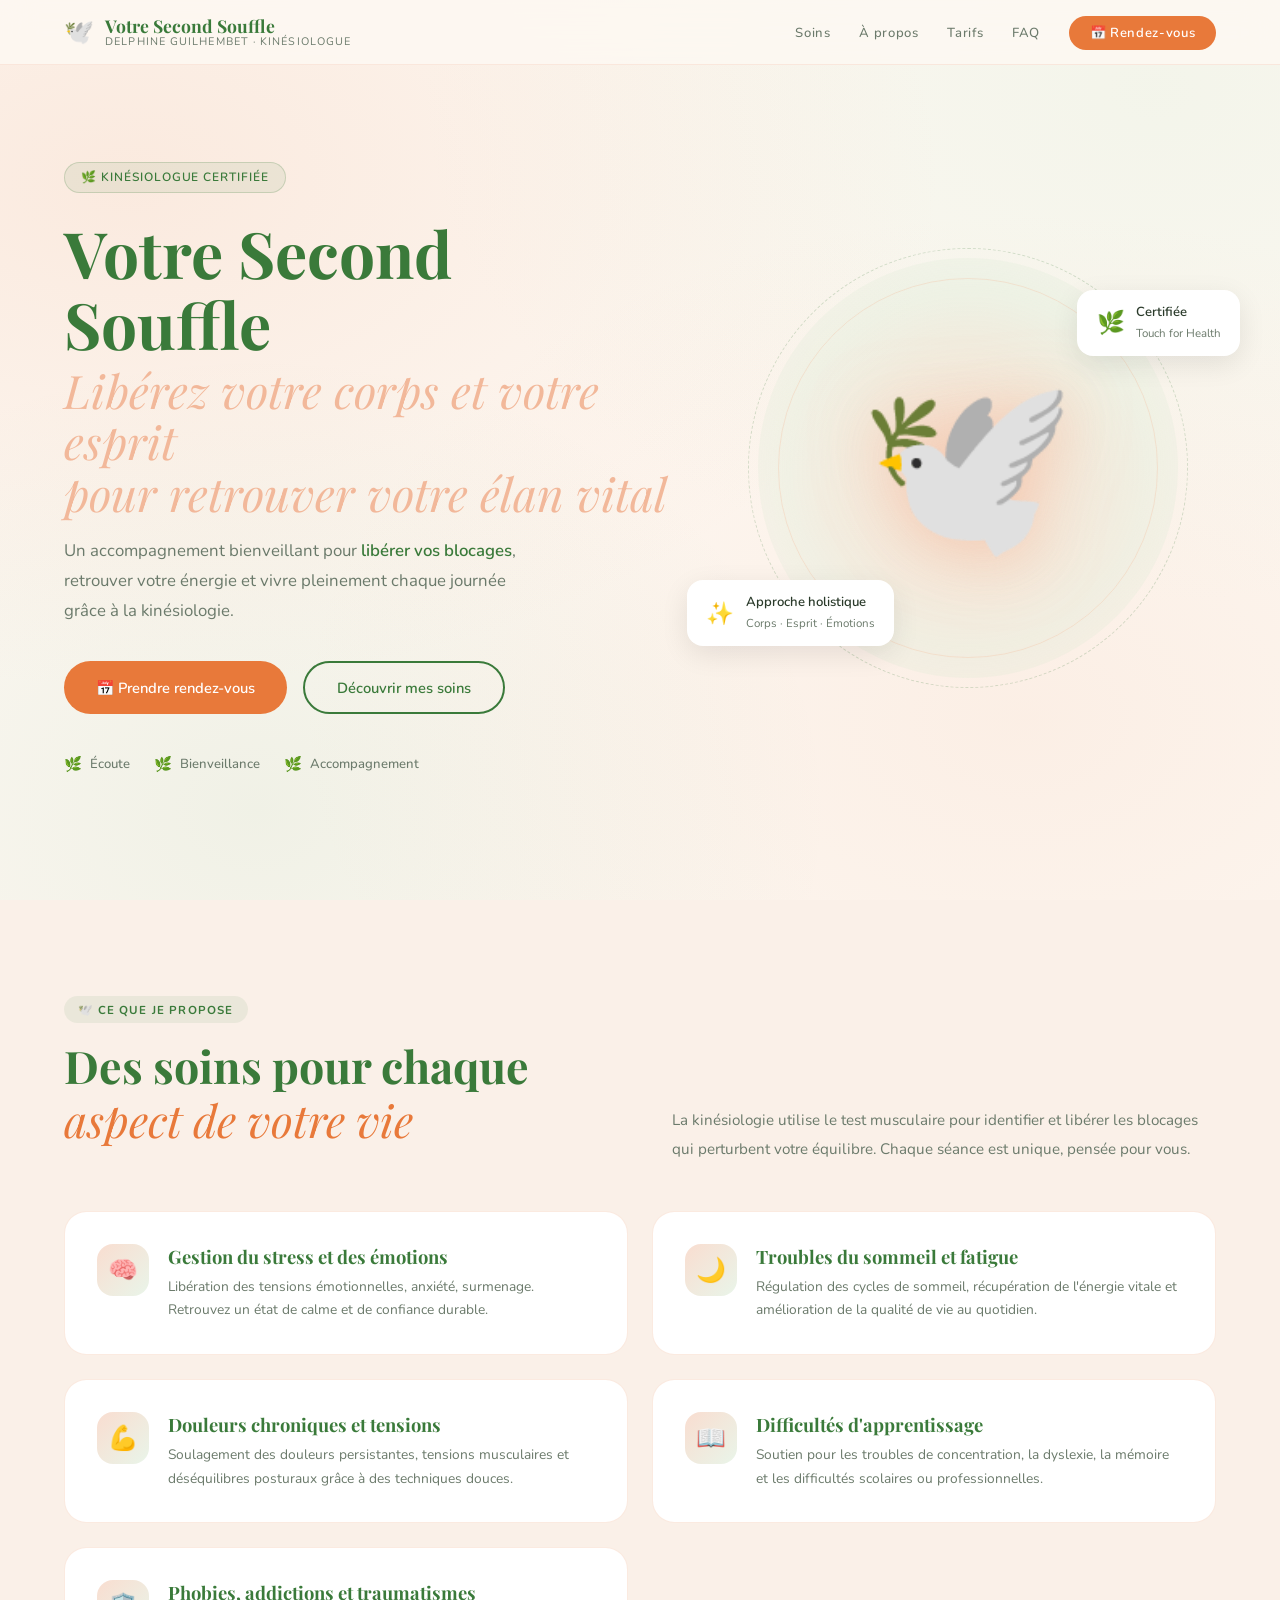
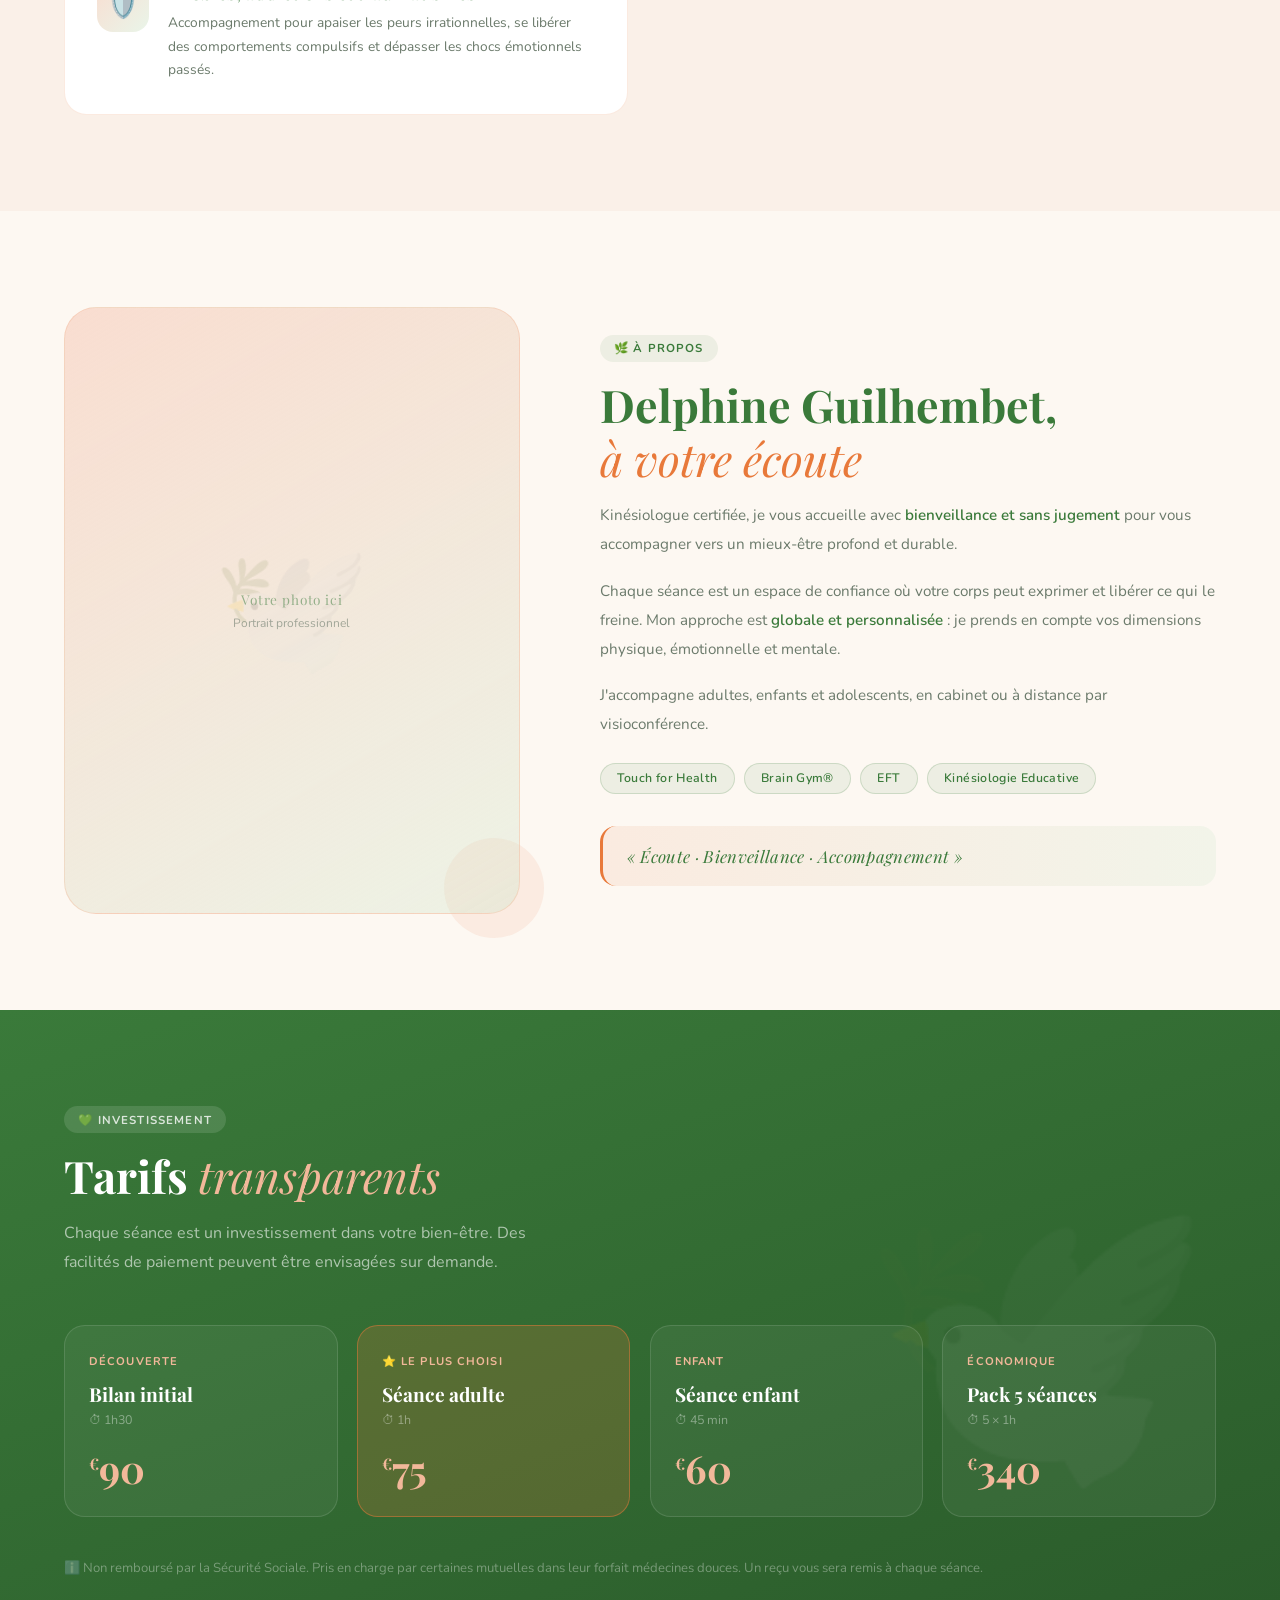
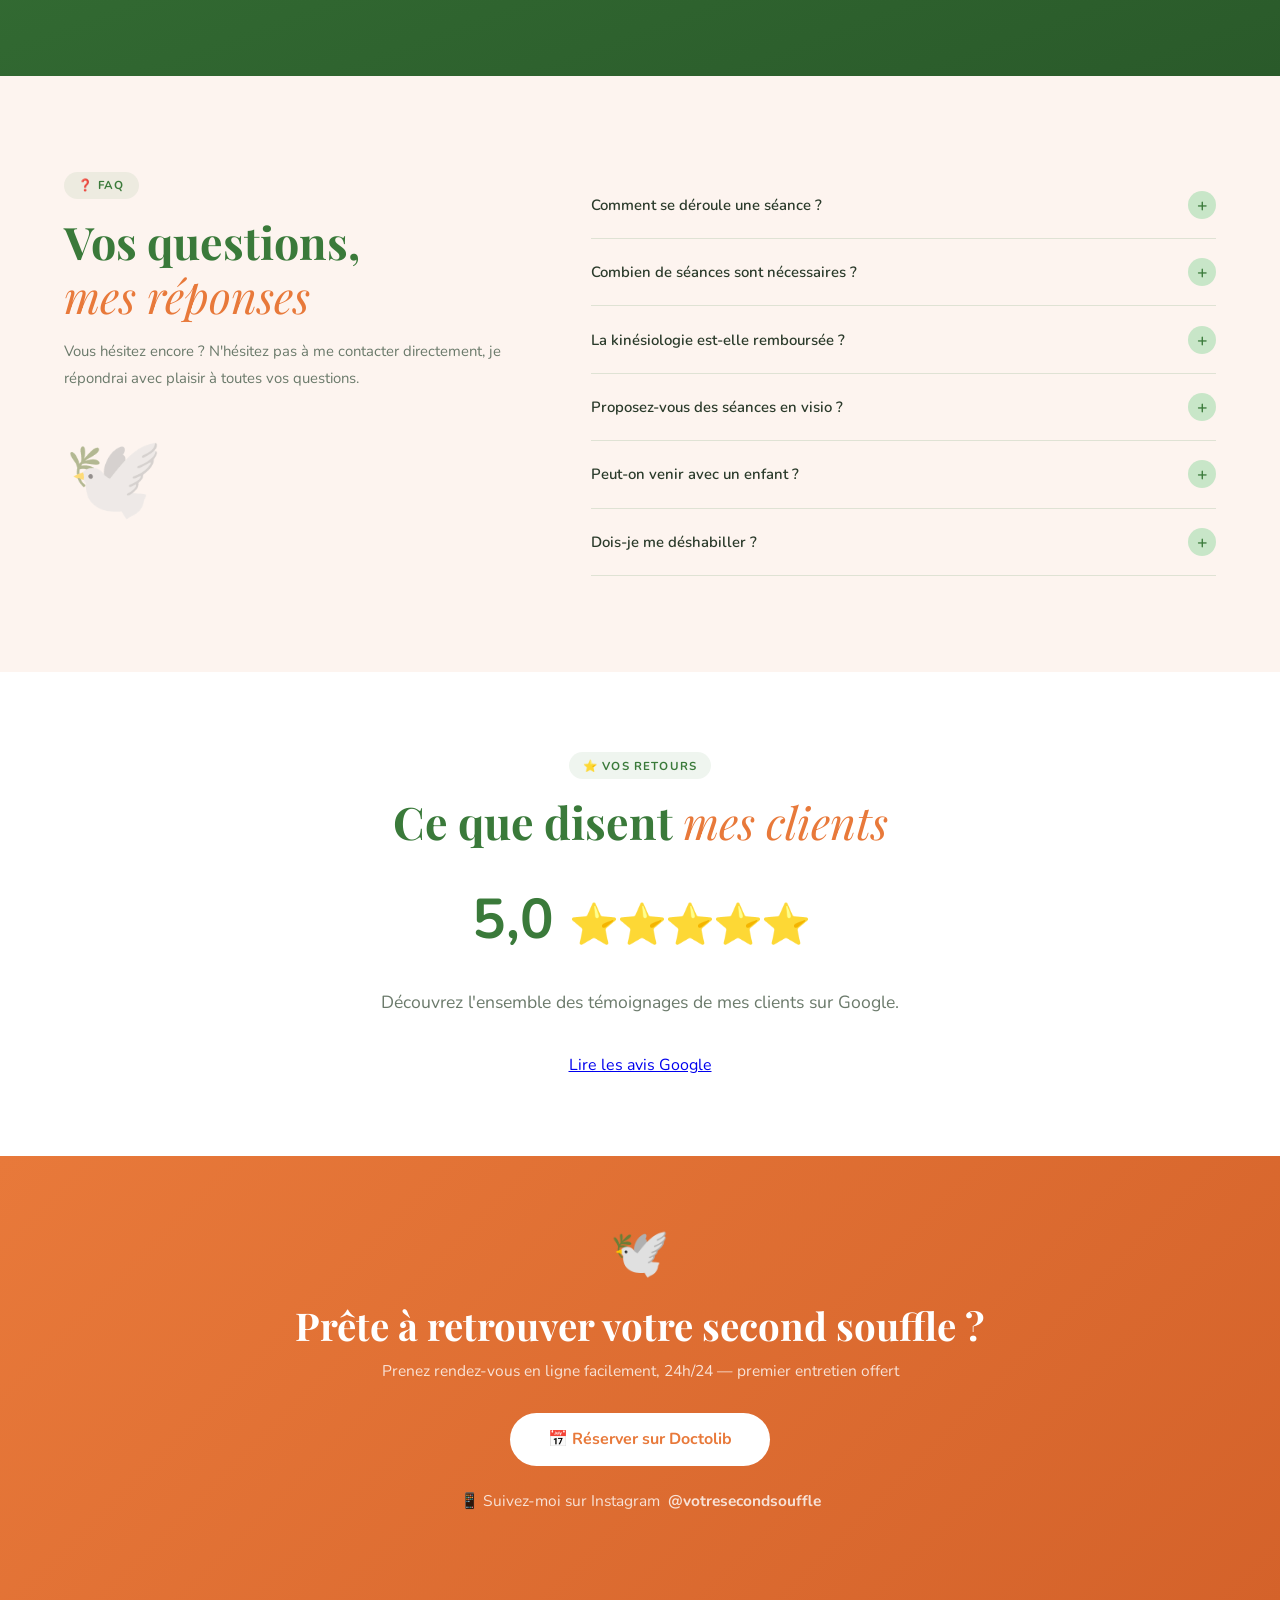
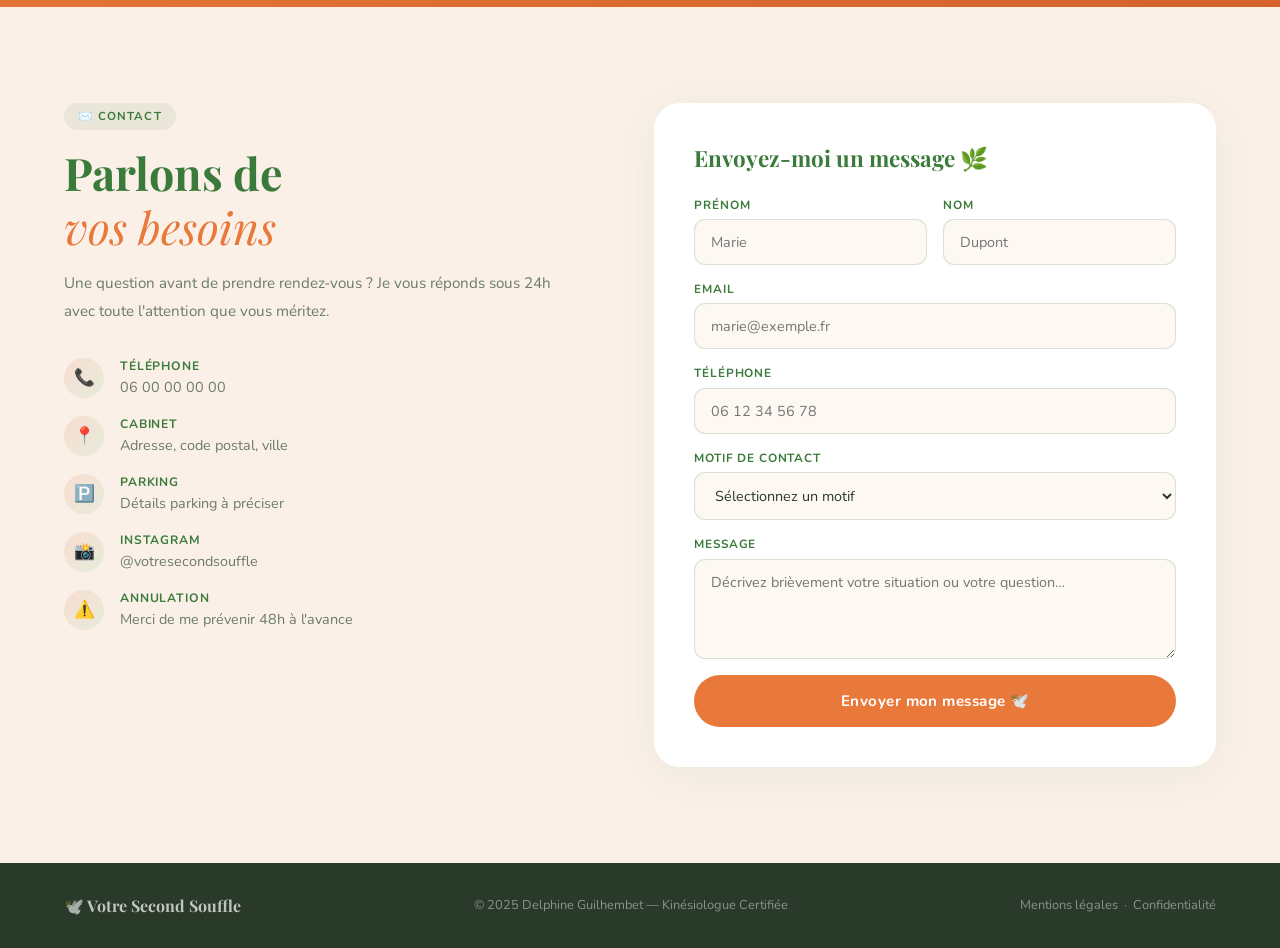
<file: basique.html>
<!DOCTYPE html>
<html lang="fr">
<head>
  <meta charset="UTF-8" />
  <meta name="viewport" content="width=device-width, initial-scale=1.0" />
  <title>Kinésiologue à Montardon (près de Pau) | Delphine Guilhembet - Votre Second Souffle</title>
  <meta name="description" content="Delphine Guilhembet, Kinésiologue certifiée à Montardon près de Pau (64). Accompagnement doux pour la gestion du stress, du sommeil, des peurs, et le soulagement des douleurs. Prenez RDV." />
  
  <meta property="og:title" content="Kinésiologue à Montardon | Delphine Guilhembet" />
  <meta property="og:description" content="Retrouvez votre énergie et libérez vos blocages émotionnels et physiques. Cabinet situé à Montardon (Pau)." />
  <meta property="og:type" content="website" />
  <meta property="og:locale" content="fr_FR" />
  
  <script type="application/ld+json">
  {
    "@context": "https://schema.org",
    "@type": "HealthAndBeautyBusiness",
    "name": "Votre Second Souffle - Delphine Guilhembet Kinésiologue",
    "url": "https://votre-site.com",
    "telephone": "+33675247313",
    "address": {
      "@type": "PostalAddress",
      "streetAddress": "33 chemin Lhept",
      "addressLocality": "Montardon",
      "postalCode": "64121",
      "addressCountry": "FR"
    }
  }
  </script>
  
  <!-- Favicon (Icône de l'onglet et de Google) -->
  <link rel="icon" href="logo-colombe.png" type="image/png" />
  <link rel="apple-touch-icon" href="logo-colombe.png" />
  
  <link href="https://fonts.googleapis.com/css2?family=Playfair+Display:ital,wght@0,400;0,700;1,400;1,700&family=Nunito:wght@300;400;500;600&display=swap" rel="stylesheet">
  <style>
    *, *::before, *::after { box-sizing: border-box; margin: 0; padding: 0; }

    :root {
      --peach:       #f2b89a;
      --peach-light: #f9ddd0;
      --peach-pale:  #fdf4ef;
      --green:       #3a7a3a;
      --green-mid:   #5a9e5a;
      --green-light: #c8e6c8;
      --orange:      #e8793a;
      --cream:       #fdf8f2;
      --warm:        #faf0e8;
      --text:        #2a3a2a;
      --mid:         #6b7a6b;
    }

    html { scroll-behavior: smooth; }
    body {
      font-family: 'Nunito', sans-serif;
      background: var(--cream);
      color: var(--text);
      overflow-x: hidden;
    }

    /* ══ BACKGROUND GRADIENT MESH ══ */
    body::before {
      content: '';
      position: fixed; inset: 0; z-index: -1;
      background:
        radial-gradient(ellipse at 10% 20%, rgba(242,184,154,0.22) 0%, transparent 50%),
        radial-gradient(ellipse at 90% 10%, rgba(200,230,200,0.18) 0%, transparent 45%),
        radial-gradient(ellipse at 80% 80%, rgba(242,184,154,0.15) 0%, transparent 50%),
        radial-gradient(ellipse at 20% 90%, rgba(90,158,90,0.08) 0%, transparent 40%),
        var(--cream);
    }

    /* ══ NAV ══ */
    nav {
      position: fixed; top: 0; left: 0; width: 100%; z-index: 100;
      display: flex; justify-content: space-between; align-items: center;
      padding: 1rem 5%;
      background: rgba(253,248,242,0.85);
      backdrop-filter: blur(16px);
      border-bottom: 1px solid rgba(242,184,154,0.25);
    }
    .nav-brand {
      display: flex; align-items: center; gap: 0.7rem; text-decoration: none;
    }
    .nav-dove {
      font-size: 1.5rem;
      animation: floatDove 3s ease-in-out infinite;
    }
    @keyframes floatDove {
      0%,100% { transform: translateY(0) rotate(-3deg); }
      50%      { transform: translateY(-4px) rotate(3deg); }
    }
    .nav-brand-text { display: flex; flex-direction: column; line-height: 1.1; }
    .nav-brand-text strong {
      font-family: 'Playfair Display', serif;
      font-size: 1.1rem; color: var(--green); font-weight: 700;
    }
    .nav-brand-text span {
      font-size: 0.68rem; letter-spacing: 0.1em; text-transform: uppercase;
      color: var(--mid); font-weight: 400;
    }
    .nav-links { display: flex; gap: 1.8rem; list-style: none; align-items: center; }
    .nav-links a {
      font-size: 0.82rem; font-weight: 500; letter-spacing: 0.05em;
      color: var(--mid); text-decoration: none; transition: color 0.2s;
    }
    .nav-links a:hover { color: var(--green); }
    .nav-rdv {
      background: var(--orange); color: #fff !important;
      padding: 0.5rem 1.3rem; border-radius: 2rem;
      font-weight: 600 !important;
      transition: transform 0.2s, box-shadow 0.2s !important;
    }
    .nav-rdv:hover { transform: translateY(-2px); box-shadow: 0 6px 20px rgba(232,121,58,0.35) !important; color: #fff !important; }

    /* ══ HERO ══ */
    #accueil {
      min-height: 100vh;
      display: flex; align-items: center; justify-content: center;
      padding: 100px 5% 5%;
      position: relative; overflow: hidden;
    }
    .hero-inner {
      display: grid; grid-template-columns: 1.1fr 0.9fr;
      gap: 3rem; align-items: center; max-width: 1200px; width: 100%;
    }
    .hero-text { animation: fadeUp 0.9s ease both; }
    .hero-tag {
      display: inline-flex; align-items: center; gap: 0.5rem;
      background: rgba(58,122,58,0.08); border: 1px solid rgba(58,122,58,0.2);
      color: var(--green); font-size: 0.75rem; font-weight: 600;
      letter-spacing: 0.08em; text-transform: uppercase;
      padding: 0.4rem 1rem; border-radius: 2rem; margin-bottom: 1.5rem;
    }
    .hero-text h1 {
      font-family: 'Playfair Display', serif;
      font-size: clamp(2.6rem, 5vw, 4.2rem);
      font-weight: 700; line-height: 1.12; margin-bottom: 1rem;
      color: var(--green);
    }
    .hero-text h1 .sub {
      display: block;
      font-style: italic; font-weight: 400;
      font-size: 0.72em; color: var(--peach);
      margin-top: 0.3rem;
    }
    .hero-tagline {
      font-size: 1.05rem; line-height: 1.8; color: var(--mid);
      max-width: 480px; margin-bottom: 2.2rem; font-weight: 400;
    }
    .hero-tagline strong { color: var(--green); font-weight: 600; }
    .hero-btns { display: flex; gap: 1rem; flex-wrap: wrap; margin-bottom: 2.5rem; }
    .btn-main {
      background: var(--orange); color: #fff;
      padding: 0.9rem 2rem; border-radius: 3rem;
      font-size: 0.92rem; font-weight: 600; text-decoration: none;
      display: inline-flex; align-items: center; gap: 0.5rem;
      transition: transform 0.2s, box-shadow 0.2s;
    }
    .btn-main:hover { transform: translateY(-3px); box-shadow: 0 10px 32px rgba(232,121,58,0.35); }
    .btn-ghost {
      border: 2px solid var(--green); color: var(--green);
      padding: 0.9rem 2rem; border-radius: 3rem;
      font-size: 0.92rem; font-weight: 600; text-decoration: none;
      transition: all 0.2s;
    }
    .btn-ghost:hover { background: var(--green); color: #fff; }
    .hero-values {
      display: flex; gap: 1.5rem; flex-wrap: wrap;
    }
    .hero-value {
      display: flex; align-items: center; gap: 0.5rem;
      font-size: 0.82rem; color: var(--mid); font-weight: 500;
    }
    .hero-value::before {
      content: '🌿'; font-size: 0.9rem;
    }

    /* Dove illustration */
    .hero-visual {
      position: relative;
      display: flex; align-items: center; justify-content: center;
      animation: fadeIn 1.2s ease both 0.3s;
    }
    .dove-bg {
      width: 420px; height: 420px; border-radius: 50%;
      background: radial-gradient(ellipse, rgba(242,184,154,0.35) 0%, rgba(200,230,200,0.2) 60%, transparent 100%);
      display: flex; align-items: center; justify-content: center;
      position: relative;
    }
    .dove-svg {
      font-size: 11rem;
      filter: drop-shadow(0 8px 32px rgba(242,184,154,0.6));
      animation: floatDove 4s ease-in-out infinite;
    }
    .dove-ring {
      position: absolute; inset: -10px; border-radius: 50%;
      border: 1.5px dashed rgba(58,122,58,0.2);
      animation: spin 20s linear infinite;
    }
    .dove-ring-2 {
      position: absolute; inset: 20px; border-radius: 50%;
      border: 1px solid rgba(242,184,154,0.3);
      animation: spin 15s linear infinite reverse;
    }
    @keyframes spin { from { transform: rotate(0deg); } to { transform: rotate(360deg); } }

    .float-badge {
      position: absolute; background: #fff; border-radius: 1rem;
      padding: 0.8rem 1.2rem; box-shadow: 0 8px 28px rgba(0,0,0,0.09);
      display: flex; align-items: center; gap: 0.7rem;
      animation: floatBadge 3.5s ease-in-out infinite;
    }
    @keyframes floatBadge {
      0%,100% { transform: translateY(0); }
      50%      { transform: translateY(-6px); }
    }
    .float-badge-1 { bottom: 2rem; left: -2rem; animation-delay: 0s; }
    .float-badge-2 { top: 2rem; right: -1.5rem; animation-delay: 1.5s; }
    .badge-ico { font-size: 1.4rem; }
    .badge-info strong { display: block; font-size: 0.82rem; font-weight: 600; color: var(--text); }
    .badge-info span { font-size: 0.72rem; color: var(--mid); }

    /* ══ SECTIONS BASE ══ */
    section { padding: 6rem 5%; }
    .section-chip {
      display: inline-flex; align-items: center; gap: 0.5rem;
      background: rgba(58,122,58,0.08); color: var(--green);
      font-size: 0.72rem; font-weight: 700; letter-spacing: 0.1em;
      text-transform: uppercase; padding: 0.35rem 0.9rem; border-radius: 2rem;
      margin-bottom: 1rem;
    }
    .section-title {
      font-family: 'Playfair Display', serif;
      font-size: clamp(1.9rem, 3.5vw, 2.8rem);
      font-weight: 700; line-height: 1.2; color: var(--green);
      margin-bottom: 1rem;
    }
    .section-title em { font-style: italic; color: var(--orange); font-weight: 400; }

    /* ══ SERVICES ══ */
    #services { background: var(--warm); }
    .services-top {
      display: grid; grid-template-columns: 1fr 1fr; gap: 4rem;
      align-items: end; margin-bottom: 3rem;
    }
    .services-top p { color: var(--mid); line-height: 1.85; font-size: 0.95rem; }
    .services-grid {
      display: grid; grid-template-columns: repeat(2, 1fr); gap: 1.5rem;
    }
    .svc {
      background: #fff; border-radius: 1.4rem; padding: 2rem;
      border: 1.5px solid rgba(242,184,154,0.3);
      transition: transform 0.25s, box-shadow 0.25s, border-color 0.25s;
      display: flex; gap: 1.2rem; align-items: flex-start;
    }
    .svc:hover {
      transform: translateY(-4px);
      box-shadow: 0 16px 48px rgba(58,122,58,0.1);
      border-color: rgba(58,122,58,0.25);
    }
    .svc-icon {
      width: 52px; height: 52px; border-radius: 1rem; flex-shrink: 0;
      display: flex; align-items: center; justify-content: center;
      font-size: 1.5rem;
      background: linear-gradient(135deg, var(--peach-light), rgba(200,230,200,0.4));
    }
    .svc-body h3 {
      font-family: 'Playfair Display', serif;
      font-size: 1.15rem; font-weight: 700; color: var(--green);
      margin-bottom: 0.4rem;
    }
    .svc-body p { font-size: 0.86rem; line-height: 1.7; color: var(--mid); }

    /* ══ À PROPOS ══ */
    #apropos {
      display: grid; grid-template-columns: 0.85fr 1.15fr;
      gap: 5rem; align-items: center;
    }
    .apropos-visual { position: relative; }
    .apropos-card {
      background: linear-gradient(150deg, var(--peach-light) 0%, rgba(200,230,200,0.3) 100%);
      border-radius: 2rem; aspect-ratio: 3/4;
      display: flex; flex-direction: column;
      align-items: center; justify-content: center;
      border: 1.5px solid rgba(242,184,154,0.4);
      position: relative; overflow: hidden;
    }
    .apropos-card::before {
      content: '🕊️';
      position: absolute; font-size: 8rem; opacity: 0.12;
      top: 50%; left: 50%; transform: translate(-50%,-50%);
    }
    .apropos-card .placeholder-text {
      font-family: 'Playfair Display', serif;
      color: var(--green); opacity: 0.5; font-size: 0.85rem;
      letter-spacing: 0.06em; z-index: 1;
    }
    .apropos-card .placeholder-sub {
      font-size: 0.75rem; color: var(--mid); opacity: 0.6; margin-top: 0.4rem; z-index: 1;
    }
    .apropos-deco {
      position: absolute; bottom: -1.5rem; right: -1.5rem;
      width: 100px; height: 100px; border-radius: 50%;
      background: var(--peach-light); opacity: 0.5; z-index: -1;
    }
    .apropos-text p { color: var(--mid); line-height: 1.9; font-size: 0.95rem; margin-bottom: 1.1rem; }
    .apropos-text p strong { color: var(--green); font-weight: 600; }
    .certifs { display: flex; flex-wrap: wrap; gap: 0.6rem; margin-top: 1.5rem; }
    .certif {
      background: rgba(58,122,58,0.08);
      border: 1px solid rgba(58,122,58,0.18);
      color: var(--green); font-size: 0.77rem; font-weight: 600;
      padding: 0.4rem 1rem; border-radius: 2rem; letter-spacing: 0.03em;
    }
    .values-strip {
      margin-top: 2rem; padding: 1.2rem 1.5rem;
      background: linear-gradient(90deg, rgba(242,184,154,0.2), rgba(200,230,200,0.2));
      border-radius: 1rem; border-left: 3px solid var(--orange);
      font-family: 'Playfair Display', serif;
      font-style: italic; font-size: 1.05rem; color: var(--green);
      letter-spacing: 0.02em;
    }

    /* ══ TARIFS ══ */
    #tarifs {
      background: linear-gradient(160deg, var(--green) 0%, #2a5a2a 100%);
      color: #fff; position: relative; overflow: hidden;
    }
    #tarifs::before {
      content: '🕊️';
      position: absolute; right: 5%; top: 50%; transform: translateY(-50%);
      font-size: 18rem; opacity: 0.04; pointer-events: none;
    }
    #tarifs .section-chip { background: rgba(255,255,255,0.12); color: rgba(255,255,255,0.8); }
    #tarifs .section-title { color: #fff; }
    #tarifs .section-title em { color: var(--peach); }
    .tarifs-sub { color: rgba(255,255,255,0.6); margin-bottom: 3rem; max-width: 500px; line-height: 1.8; }
    .tarifs-grid { display: grid; grid-template-columns: repeat(4,1fr); gap: 1.2rem; }
    .tarif {
      border: 1px solid rgba(255,255,255,0.12); border-radius: 1.3rem;
      padding: 1.8rem 1.5rem;
      background: rgba(255,255,255,0.05);
      transition: background 0.25s, border-color 0.25s, transform 0.25s;
      position: relative;
    }
    .tarif:hover { background: rgba(255,255,255,0.1); border-color: rgba(242,184,154,0.4); transform: translateY(-4px); }
    .tarif.featured {
      background: rgba(232,121,58,0.2); border-color: rgba(232,121,58,0.5);
    }
    .tarif-label {
      font-size: 0.7rem; letter-spacing: 0.1em; text-transform: uppercase;
      color: var(--peach); font-weight: 700; margin-bottom: 0.7rem;
    }
    .tarif-name {
      font-family: 'Playfair Display', serif;
      font-size: 1.2rem; font-weight: 700; color: #fff; margin-bottom: 0.3rem;
    }
    .tarif-duration { font-size: 0.78rem; color: rgba(255,255,255,0.4); margin-bottom: 1.3rem; }
    .tarif-price {
      font-family: 'Playfair Display', serif;
      font-size: 2.4rem; font-weight: 700; color: var(--peach);
      line-height: 1;
    }
    .tarif-price sup { font-size: 1rem; vertical-align: super; }
    .tarif-note {
      margin-top: 2.5rem; font-size: 0.82rem; color: rgba(255,255,255,0.35);
      line-height: 1.7;
    }

    /* ══ FAQ ══ */
    #faq { background: var(--peach-pale); }
    .faq-wrap { display: grid; grid-template-columns: 1fr 1.4fr; gap: 5rem; align-items: start; }
    .faq-left .section-title { margin-bottom: 1rem; }
    .faq-left p { color: var(--mid); line-height: 1.8; font-size: 0.93rem; }
    .faq-left .dove-deco { font-size: 5rem; margin-top: 2rem; opacity: 0.5; }
    details.faq-item {
      border-bottom: 1px solid rgba(58,122,58,0.15); padding: 1.2rem 0;
    }
    summary.faq-q {
      display: flex; justify-content: space-between; align-items: center;
      cursor: pointer; font-weight: 600; font-size: 0.93rem; color: var(--text);
      list-style: none; gap: 1rem;
    }
    summary.faq-q::marker { display: none; }
    .faq-toggle {
      width: 28px; height: 28px; border-radius: 50%; flex-shrink: 0;
      background: var(--green-light); display: flex; align-items: center;
      justify-content: center; font-size: 1.1rem; color: var(--green);
      transition: transform 0.25s, background 0.25s;
    }
    details[open] .faq-toggle { transform: rotate(45deg); background: var(--green); color: #fff; }
    .faq-a { font-size: 0.88rem; color: var(--mid); line-height: 1.8; padding: 0.8rem 2.5rem 0 0; }

    /* ══ CONTACT ══ */
    #contact { background: var(--warm); }
    .contact-grid { display: grid; grid-template-columns: 1fr 1.1fr; gap: 5rem; }
    .contact-left p { color: var(--mid); line-height: 1.85; margin-bottom: 2rem; font-size: 0.95rem; }
    .infos { display: flex; flex-direction: column; gap: 1.1rem; }
    .info-row {
      display: flex; align-items: flex-start; gap: 1rem;
    }
    .info-ico {
      width: 40px; height: 40px; border-radius: 50%; flex-shrink: 0;
      background: linear-gradient(135deg, var(--peach-light), rgba(200,230,200,0.4));
      display: flex; align-items: center; justify-content: center; font-size: 1.05rem;
    }
    .info-text strong { display: block; font-size: 0.76rem; letter-spacing: 0.07em; text-transform: uppercase; color: var(--green); font-weight: 700; margin-bottom: 0.15rem; }
    .info-text span { font-size: 0.9rem; color: var(--mid); }
    .contact-form {
      background: #fff; border-radius: 1.6rem; padding: 2.5rem;
      box-shadow: 0 8px 40px rgba(58,122,58,0.07);
    }
    .form-title {
      font-family: 'Playfair Display', serif;
      font-size: 1.4rem; color: var(--green); margin-bottom: 1.5rem; font-weight: 700;
    }
    .row2 { display: grid; grid-template-columns: 1fr 1fr; gap: 1rem; }
    .fg { display: flex; flex-direction: column; gap: 0.4rem; margin-bottom: 1rem; }
    .fg label {
      font-size: 0.74rem; font-weight: 700; letter-spacing: 0.07em;
      text-transform: uppercase; color: var(--green);
    }
    .fg input, .fg textarea, .fg select {
      border: 1.5px solid rgba(58,122,58,0.18); border-radius: 0.7rem;
      padding: 0.75rem 1rem; font-family: 'Nunito', sans-serif; font-size: 0.9rem;
      color: var(--text); background: var(--cream); outline: none;
      transition: border-color 0.2s, background 0.2s;
    }
    .fg input:focus, .fg textarea:focus, .fg select:focus {
      border-color: var(--green); background: #fff;
    }
    .fg textarea { resize: vertical; min-height: 100px; }
    .btn-send {
      width: 100%; background: var(--orange); color: #fff;
      padding: 1rem; border-radius: 3rem; border: none; cursor: pointer;
      font-family: 'Nunito', sans-serif; font-size: 0.95rem; font-weight: 700;
      letter-spacing: 0.03em; transition: transform 0.2s, box-shadow 0.2s;
    }
    .btn-send:hover { transform: translateY(-2px); box-shadow: 0 8px 28px rgba(232,121,58,0.35); }

    /* ══ RDV BANNER ══ */
    .rdv-banner {
      background: linear-gradient(135deg, var(--orange), #d4622a);
      padding: 4rem 5%; text-align: center; color: #fff;
    }
    .rdv-banner .dove { font-size: 3rem; display: block; margin-bottom: 0.8rem;
      animation: floatDove 3s ease-in-out infinite; }
    .rdv-banner h2 {
      font-family: 'Playfair Display', serif;
      font-size: clamp(1.8rem, 3vw, 2.6rem); font-weight: 700;
      margin-bottom: 0.6rem;
    }
    .rdv-banner p { opacity: 0.8; margin-bottom: 2rem; font-size: 0.97rem; }
    .btn-white {
      display: inline-flex; align-items: center; gap: 0.6rem;
      background: #fff; color: var(--orange);
      padding: 0.95rem 2.4rem; border-radius: 3rem;
      font-weight: 700; font-size: 1rem; text-decoration: none;
      transition: transform 0.2s, box-shadow 0.2s;
    }
    .btn-white:hover { transform: translateY(-3px); box-shadow: 0 14px 40px rgba(0,0,0,0.2); }
    .rdv-insta {
      margin-top: 1.5rem; font-size: 0.88rem; opacity: 0.75;
      display: flex; align-items: center; justify-content: center; gap: 0.5rem;
    }

    /* ══ FOOTER ══ */
    footer {
      background: var(--text); color: rgba(255,255,255,0.45);
      padding: 2rem 5%; font-size: 0.8rem;
      display: flex; justify-content: space-between; align-items: center; flex-wrap: wrap; gap: 1rem;
    }
    footer a { color: rgba(255,255,255,0.45); text-decoration: none; }
    footer a:hover { color: var(--peach); }
    .footer-brand {
      display: flex; align-items: center; gap: 0.6rem;
      font-family: 'Playfair Display', serif; font-size: 1rem;
      color: rgba(255,255,255,0.7); font-weight: 700;
    }

    /* ══ ANIMATIONS ══ */
    @keyframes fadeUp {
      from { opacity: 0; transform: translateY(28px); }
      to   { opacity: 1; transform: translateY(0); }
    }
    @keyframes fadeIn {
      from { opacity: 0; } to { opacity: 1; }
    }

    /* ══ RESPONSIVE ══ */
    @media (max-width: 1000px) {
      .hero-inner { grid-template-columns: 1fr; text-align: center; }
      .hero-btns, .hero-values { justify-content: center; }
      .hero-visual { display: none; }
      .services-top { grid-template-columns: 1fr; gap: 1rem; }
      .services-grid { grid-template-columns: 1fr; }
      #apropos { grid-template-columns: 1fr; gap: 3rem; }
      .tarifs-grid { grid-template-columns: 1fr 1fr; }
      .faq-wrap { grid-template-columns: 1fr; }
      .contact-grid { grid-template-columns: 1fr; }
      .nav-links { display: none; }
    }
    @media (max-width: 600px) {
      section { padding: 4rem 5%; }
      .tarifs-grid { grid-template-columns: 1fr; }
      .row2 { grid-template-columns: 1fr; }
      footer { flex-direction: column; text-align: center; }
    }
  </style>
</head>
<body>

<!-- NAV -->
<nav>
  <a class="nav-brand" href="#accueil">
    <span class="nav-dove">🕊️</span>
    <span class="nav-brand-text">
      <strong>Votre Second Souffle</strong>
      <span>Delphine Guilhembet · Kinésiologue</span>
    </span>
  </a>
  <ul class="nav-links">
    <li><a href="#services">Soins</a></li>
    <li><a href="#apropos">À propos</a></li>
    <li><a href="#tarifs">Tarifs</a></li>
    <li><a href="#faq">FAQ</a></li>
    <li><a href="#contact" class="nav-rdv">📅 Rendez-vous</a></li>
  </ul>
</nav>

<!-- HERO -->
<section id="accueil">
  <div class="hero-inner">
    <div class="hero-text">
      <span class="hero-tag">🌿 Kinésiologue Certifiée</span>
      <h1>
        Votre Second Souffle
        <span class="sub">Libérez votre corps et votre esprit<br>pour retrouver votre élan vital</span>
      </h1>
      <p class="hero-tagline">
        Un accompagnement bienveillant pour <strong>libérer vos blocages</strong>, retrouver votre énergie et vivre pleinement chaque journée grâce à la kinésiologie.
      </p>
      <div class="hero-btns">
        <a href="https://www.doctolib.fr" target="_blank" class="btn-main">📅 Prendre rendez-vous</a>
        <a href="#services" class="btn-ghost">Découvrir mes soins</a>
      </div>
      <div class="hero-values">
        <span class="hero-value">Écoute</span>
        <span class="hero-value">Bienveillance</span>
        <span class="hero-value">Accompagnement</span>
      </div>
    </div>
    <div class="hero-visual">
      <div class="dove-bg">
        <div class="dove-ring"></div>
        <div class="dove-ring-2"></div>
        <span class="dove-svg">🕊️</span>
      </div>
      <div class="float-badge float-badge-1">
        <span class="badge-ico">✨</span>
        <div class="badge-info">
          <strong>Approche holistique</strong>
          <span>Corps · Esprit · Émotions</span>
        </div>
      </div>
      <div class="float-badge float-badge-2">
        <span class="badge-ico">🌿</span>
        <div class="badge-info">
          <strong>Certifiée</strong>
          <span>Touch for Health</span>
        </div>
      </div>
    </div>
  </div>
</section>

<!-- SERVICES -->
<section id="services">
  <div class="services-top">
    <div>
      <span class="section-chip">🕊️ Ce que je propose</span>
      <h2 class="section-title">Des soins pour chaque <em>aspect de votre vie</em></h2>
    </div>
    <p>La kinésiologie utilise le test musculaire pour identifier et libérer les blocages qui perturbent votre équilibre. Chaque séance est unique, pensée pour vous.</p>
  </div>
  <div class="services-grid">
    <div class="svc">
      <div class="svc-icon">🧠</div>
      <div class="svc-body">
        <h3>Gestion du stress et des émotions</h3>
        <p>Libération des tensions émotionnelles, anxiété, surmenage. Retrouvez un état de calme et de confiance durable.</p>
      </div>
    </div>
    <div class="svc">
      <div class="svc-icon">🌙</div>
      <div class="svc-body">
        <h3>Troubles du sommeil et fatigue</h3>
        <p>Régulation des cycles de sommeil, récupération de l'énergie vitale et amélioration de la qualité de vie au quotidien.</p>
      </div>
    </div>
    <div class="svc">
      <div class="svc-icon">💪</div>
      <div class="svc-body">
        <h3>Douleurs chroniques et tensions</h3>
        <p>Soulagement des douleurs persistantes, tensions musculaires et déséquilibres posturaux grâce à des techniques douces.</p>
      </div>
    </div>
    <div class="svc">
      <div class="svc-icon">📖</div>
      <div class="svc-body">
        <h3>Difficultés d'apprentissage</h3>
        <p>Soutien pour les troubles de concentration, la dyslexie, la mémoire et les difficultés scolaires ou professionnelles.</p>
      </div>
    </div>
    <div class="svc">
      <div class="svc-icon">🛡️</div>
      <div class="svc-body">
        <h3>Phobies, addictions et traumatismes</h3>
        <p>Accompagnement pour apaiser les peurs irrationnelles, se libérer des comportements compulsifs et dépasser les chocs émotionnels passés.</p>
      </div>
    </div>
  </div>
</section>

<!-- À PROPOS -->
<section id="apropos">
  <div class="apropos-visual">
    <div class="apropos-card">
      <span class="placeholder-text">Votre photo ici</span>
      <span class="placeholder-sub">Portrait professionnel</span>
    </div>
    <div class="apropos-deco"></div>
  </div>
  <div class="apropos-text">
    <span class="section-chip">🌿 À propos</span>
    <h2 class="section-title">Delphine Guilhembet,<br><em>à votre écoute</em></h2>
    <p>Kinésiologue certifiée, je vous accueille avec <strong>bienveillance et sans jugement</strong> pour vous accompagner vers un mieux-être profond et durable.</p>
    <p>Chaque séance est un espace de confiance où votre corps peut exprimer et libérer ce qui le freine. Mon approche est <strong>globale et personnalisée</strong> : je prends en compte vos dimensions physique, émotionnelle et mentale.</p>
    <p>J'accompagne adultes, enfants et adolescents, en cabinet ou à distance par visioconférence.</p>
    <div class="certifs">
      <span class="certif">Touch for Health</span>
      <span class="certif">Brain Gym®</span>
      <span class="certif">EFT</span>
      <span class="certif">Kinésiologie Educative</span>
    </div>
    <div class="values-strip">
      « Écoute · Bienveillance · Accompagnement »
    </div>
  </div>
</section>

<!-- TARIFS -->
<section id="tarifs">
  <span class="section-chip">💚 Investissement</span>
  <h2 class="section-title">Tarifs <em>transparents</em></h2>
  <p class="tarifs-sub">Chaque séance est un investissement dans votre bien-être. Des facilités de paiement peuvent être envisagées sur demande.</p>
  <div class="tarifs-grid">
    <div class="tarif">
      <p class="tarif-label">Découverte</p>
      <p class="tarif-name">Bilan initial</p>
      <p class="tarif-duration">⏱ 1h30</p>
      <p class="tarif-price"><sup>€</sup>90</p>
    </div>
    <div class="tarif featured">
      <p class="tarif-label">⭐ Le plus choisi</p>
      <p class="tarif-name">Séance adulte</p>
      <p class="tarif-duration">⏱ 1h</p>
      <p class="tarif-price"><sup>€</sup>75</p>
    </div>
    <div class="tarif">
      <p class="tarif-label">Enfant</p>
      <p class="tarif-name">Séance enfant</p>
      <p class="tarif-duration">⏱ 45 min</p>
      <p class="tarif-price"><sup>€</sup>60</p>
    </div>
    <div class="tarif">
      <p class="tarif-label">Économique</p>
      <p class="tarif-name">Pack 5 séances</p>
      <p class="tarif-duration">⏱ 5 × 1h</p>
      <p class="tarif-price"><sup>€</sup>340</p>
    </div>
  </div>
  <p class="tarif-note">ℹ️ Non remboursé par la Sécurité Sociale. Pris en charge par certaines mutuelles dans leur forfait médecines douces. Un reçu vous sera remis à chaque séance.</p>
</section>

<!-- FAQ -->
<section id="faq">
  <div class="faq-wrap">
    <div class="faq-left">
      <span class="section-chip">❓ FAQ</span>
      <h2 class="section-title">Vos questions,<br><em>mes réponses</em></h2>
      <p>Vous hésitez encore ? N'hésitez pas à me contacter directement, je répondrai avec plaisir à toutes vos questions.</p>
      <div class="dove-deco">🕊️</div>
    </div>
    <div class="faq-list">
      <details class="faq-item">
        <summary class="faq-q">Comment se déroule une séance ? <span class="faq-toggle">+</span></summary>
        <p class="faq-a">La séance commence par un échange sur vos objectifs. Via le test musculaire, nous identifions les déséquilibres à traiter. Des techniques douces (points d'acupression, mouvements, visualisation) sont ensuite appliquées, suivies d'un bilan et de conseils personnalisés.</p>
      </details>
      <details class="faq-item">
        <summary class="faq-q">Combien de séances sont nécessaires ? <span class="faq-toggle">+</span></summary>
        <p class="faq-a">Cela dépend de votre situation. Certains ressentent des effets dès la première séance. En général, 3 à 6 séances suffisent pour des résultats durables. Nous définissons ensemble le rythme adapté.</p>
      </details>
      <details class="faq-item">
        <summary class="faq-q">La kinésiologie est-elle remboursée ? <span class="faq-toggle">+</span></summary>
        <p class="faq-a">Non remboursée par la Sécurité Sociale, de nombreuses mutuelles proposent cependant une prise en charge partielle dans leur forfait "médecines douces". Je fournis des reçus détaillés à transmettre à votre mutuelle.</p>
      </details>
      <details class="faq-item">
        <summary class="faq-q">Proposez-vous des séances en visio ? <span class="faq-toggle">+</span></summary>
        <p class="faq-a">Oui ! Les séances à distance sont tout aussi efficaces. Le test musculaire peut être réalisé via des techniques adaptées à la visioconférence.</p>
      </details>
      <details class="faq-item">
        <summary class="faq-q">Peut-on venir avec un enfant ? <span class="faq-toggle">+</span></summary>
        <p class="faq-a">Absolument. Je travaille avec tous les âges. Pour les enfants de moins de 12 ans, la présence d'un parent est requise. Les séances sont adaptées en durée et en approche.</p>
      </details>
      <details class="faq-item">
        <summary class="faq-q">Dois-je me déshabiller ? <span class="faq-toggle">+</span></summary>
        <p class="faq-a">Non, les séances se déroulent habillé. Je recommande simplement des vêtements confortables permettant de bouger librement.</p>
      </details>
    </div>
  </div>
</section>

<!-- AVIS GOOGLE -->
<section id="avis" style="text-align: center; padding: 5rem 2rem; background: #fff;">
  <span class="section-chip">⭐ Vos retours</span>
  <h2 class="section-title">Ce que disent <em>mes clients</em></h2>
  <div style="font-size: 3.5rem; margin: 2rem 0; font-weight: bold; color: var(--green);">5,0 <span style="font-size: 2.5rem; letter-spacing: -2px;">⭐⭐⭐⭐⭐</span></div>
  <p style="margin-bottom: 2.5rem; font-size: 1.1rem; color: var(--mid);">Découvrez l'ensemble des témoignages de mes clients sur Google.</p>
  <a href="https://share.google/08gOnbUDsAEbwr9hz" target="_blank" rel="noopener" class="btn">
    Lire les avis Google
  </a>
</section>

<!-- RDV BANNER -->
<div class="rdv-banner">
  <span class="dove">🕊️</span>
  <h2>Prête à retrouver votre second souffle ?</h2>
  <p>Prenez rendez-vous en ligne facilement, 24h/24 — premier entretien offert</p>
  <a href="https://www.doctolib.fr" target="_blank" class="btn-white">📅 Réserver sur Doctolib</a>
  <p class="rdv-insta">📱 Suivez-moi sur Instagram <strong>@votresecondsouffle</strong></p>
</div>

<!-- CONTACT -->
<section id="contact">
  <div class="contact-grid">
    <div class="contact-left">
      <span class="section-chip">✉️ Contact</span>
      <h2 class="section-title">Parlons de<br><em>vos besoins</em></h2>
      <p>Une question avant de prendre rendez-vous ? Je vous réponds sous 24h avec toute l'attention que vous méritez.</p>
      <div class="infos">
        <div class="info-row">
          <div class="info-ico">📞</div>
          <div class="info-text">
            <strong>Téléphone</strong>
            <span>06 00 00 00 00</span>
          </div>
        </div>
        <div class="info-row">
          <div class="info-ico">📍</div>
          <div class="info-text">
            <strong>Cabinet</strong>
            <span>Adresse, code postal, ville</span>
          </div>
        </div>
        <div class="info-row">
          <div class="info-ico">🅿️</div>
          <div class="info-text">
            <strong>Parking</strong>
            <span>Détails parking à préciser</span>
          </div>
        </div>
        <div class="info-row">
          <div class="info-ico">📸</div>
          <div class="info-text">
            <strong>Instagram</strong>
            <span>@votresecondsouffle</span>
          </div>
        </div>
        <div class="info-row">
          <div class="info-ico">⚠️</div>
          <div class="info-text">
            <strong>Annulation</strong>
            <span>Merci de me prévenir 48h à l'avance</span>
          </div>
        </div>
      </div>
    </div>
    <div class="contact-form">
      <p class="form-title">Envoyez-moi un message 🌿</p>
      <div class="row2">
        <div class="fg">
          <label>Prénom</label>
          <input type="text" placeholder="Marie" />
        </div>
        <div class="fg">
          <label>Nom</label>
          <input type="text" placeholder="Dupont" />
        </div>
      </div>
      <div class="fg">
        <label>Email</label>
        <input type="email" placeholder="marie@exemple.fr" />
      </div>
      <div class="fg">
        <label>Téléphone</label>
        <input type="tel" placeholder="06 12 34 56 78" />
      </div>
      <div class="fg">
        <label>Motif de contact</label>
        <select>
          <option value="">Sélectionnez un motif</option>
          <option>Gestion du stress et des émotions</option>
          <option>Troubles du sommeil et fatigue</option>
          <option>Douleurs chroniques et tensions</option>
          <option>Difficultés d'apprentissage</option>
          <option>Séance pour un enfant</option>
          <option>Autre question</option>
        </select>
      </div>
      <div class="fg">
        <label>Message</label>
        <textarea placeholder="Décrivez brièvement votre situation ou votre question…"></textarea>
      </div>
      <button class="btn-send">Envoyer mon message 🕊️</button>
    </div>
  </div>
</section>

<!-- FOOTER -->
<footer>
  <span class="footer-brand">🕊️ Votre Second Souffle</span>
  <span>© 2025 Delphine Guilhembet — Kinésiologue Certifiée</span>
  <span>
    <a href="#">Mentions légales</a> &nbsp;·&nbsp;
    <a href="#">Confidentialité</a>
  </span>
</footer>

</body>
</html>
</file>
<file: style.css>
*, *::before, *::after { box-sizing: border-box; margin: 0; padding: 0; }

:root {
  --peach:       #f2b89a;
  --peach-light: #f9ddd0;
  --peach-pale:  #fdf4ef;
  --green:       #3a7a3a;
  --green-mid:   #5a9e5a;
  --green-light: #c8e6c8;
  --orange:      #e8793a;
  --cream:       #fdf8f2;
  --warm:        #faf0e8;
  --text:        #2a3a2a;
  --mid:         #6b7a6b;
}

html { scroll-behavior: smooth; }

body {
  font-family: 'Nunito', sans-serif;
  background: var(--cream);
  color: var(--text);
  overflow-x: hidden;
}

/* ══ BACKGROUND MESH ══ */
body::before {
  content: '';
  position: fixed; inset: 0; z-index: -1;
  background:
    radial-gradient(ellipse at 10% 20%, rgba(242,184,154,0.22) 0%, transparent 50%),
    radial-gradient(ellipse at 90% 10%, rgba(200,230,200,0.18) 0%, transparent 45%),
    radial-gradient(ellipse at 80% 80%, rgba(242,184,154,0.15) 0%, transparent 50%),
    radial-gradient(ellipse at 20% 90%, rgba(90,158,90,0.08) 0%, transparent 40%),
    var(--cream);
}

/* ══ NAV ══ */
nav {
  position: fixed; top: 0; left: 0; width: 100%; z-index: 100;
  display: flex; justify-content: space-between; align-items: center;
  padding: 1rem 5%;
  background: rgba(253,248,242,0.85);
  backdrop-filter: blur(16px);
  border-bottom: 1px solid rgba(242,184,154,0.25);
  transition: box-shadow 0.3s;
}
nav.scrolled { box-shadow: 0 2px 20px rgba(58,122,58,0.08); }

.nav-brand {
  display: flex; align-items: center; gap: 0.7rem; text-decoration: none;
}
.nav-dove {
  font-size: 1.5rem;
  animation: floatDove 3s ease-in-out infinite;
}
@keyframes floatDove {
  0%,100% { transform: translateY(0) rotate(-3deg); }
  50%      { transform: translateY(-4px) rotate(3deg); }
}
.nav-brand-text { display: flex; flex-direction: column; line-height: 1.1; }
.nav-brand-text strong {
  font-family: 'Playfair Display', serif;
  font-size: 1.1rem; color: var(--green); font-weight: 700;
}
.nav-brand-text span {
  font-size: 0.68rem; letter-spacing: 0.1em; text-transform: uppercase;
  color: var(--mid); font-weight: 400;
}
.nav-links { display: flex; gap: 1.8rem; list-style: none; align-items: center; }
.nav-links a {
  font-size: 0.82rem; font-weight: 500; letter-spacing: 0.05em;
  color: var(--mid); text-decoration: none; transition: color 0.2s;
}
.nav-links a:hover { color: var(--green); }
.nav-rdv {
  background: var(--orange); color: #fff !important;
  padding: 0.5rem 1.3rem; border-radius: 2rem;
  font-weight: 600 !important;
  transition: transform 0.2s, box-shadow 0.2s !important;
}
.nav-rdv:hover {
  transform: translateY(-2px);
  box-shadow: 0 6px 20px rgba(232,121,58,0.35) !important;
}
.nav-toggle {
  display: none; flex-direction: column; gap: 5px;
  padding: 4px; background: none; border: none; cursor: pointer;
}
.nav-toggle span {
  display: block; width: 24px; height: 2px;
  background: var(--green); border-radius: 2px;
  transition: all 0.3s;
}

/* ══ HERO ══ */
#accueil {
  min-height: 100vh;
  display: flex; align-items: center; justify-content: center;
  padding: 100px 5% 5%;
  position: relative; overflow: hidden;
}
.hero-inner {
  display: grid; grid-template-columns: 1.1fr 0.9fr;
  gap: 3rem; align-items: center; max-width: 1200px; width: 100%;
}
.hero-text { animation: fadeUp 0.9s ease both; }
.hero-tag {
  display: inline-flex; align-items: center; gap: 0.5rem;
  background: rgba(58,122,58,0.08); border: 1px solid rgba(58,122,58,0.2);
  color: var(--green); font-size: 0.75rem; font-weight: 600;
  letter-spacing: 0.08em; text-transform: uppercase;
  padding: 0.4rem 1rem; border-radius: 2rem; margin-bottom: 1.5rem;
}
.hero-text h1 {
  font-family: 'Playfair Display', serif;
  font-size: clamp(2.6rem, 5vw, 4.2rem);
  font-weight: 700; line-height: 1.12; margin-bottom: 1rem;
  color: var(--green);
}
.hero-text h1 .sub {
  display: block;
  font-style: italic; font-weight: 400;
  font-size: 0.72em; color: var(--peach);
  margin-top: 0.3rem;
}
.hero-tagline {
  font-size: 1.05rem; line-height: 1.8; color: var(--mid);
  max-width: 480px; margin-bottom: 2.2rem; font-weight: 400;
}
.hero-tagline strong { color: var(--green); font-weight: 600; }
.hero-btns { display: flex; gap: 1rem; flex-wrap: wrap; margin-bottom: 2.5rem; }

.btn-main {
  background: var(--orange); color: #fff;
  padding: 0.9rem 2rem; border-radius: 3rem;
  font-size: 0.92rem; font-weight: 600; text-decoration: none;
  display: inline-flex; align-items: center; gap: 0.5rem;
  transition: transform 0.2s, box-shadow 0.2s;
}
.btn-main:hover { transform: translateY(-3px); box-shadow: 0 10px 32px rgba(232,121,58,0.35); }

.btn-ghost {
  border: 2px solid var(--green); color: var(--green);
  padding: 0.9rem 2rem; border-radius: 3rem;
  font-size: 0.92rem; font-weight: 600; text-decoration: none;
  transition: all 0.2s;
}
.btn-ghost:hover { background: var(--green); color: #fff; }

.hero-contact-alt {
  margin-top: 2rem; margin-bottom: 4.5rem;
  display: flex; flex-direction: column; gap: 0.8rem;
  align-items: flex-start;
}
.hero-contact-label {
  font-size: 0.85rem; color: var(--mid); opacity: 0.8;
  font-weight: 500;
}
.hero-contact-links { display: flex; gap: 1.8rem; }
.hero-contact-link {
  color: var(--text); text-decoration: none;
  font-size: 0.95rem; font-weight: 600;
  display: flex; align-items: center; gap: 0.5rem;
  transition: color 0.2s;
}
.hero-contact-link svg { color: var(--green); opacity: 0.7; }
.hero-contact-link:hover { color: var(--green); }
.hero-contact-link:hover svg { opacity: 1; }

.hero-values { display: flex; gap: 1.5rem; flex-wrap: wrap; }
.hero-value {
  display: flex; align-items: center; gap: 0.5rem;
  font-size: 0.82rem; color: var(--mid); font-weight: 500;
}
.hero-value::before { content: '🌿'; font-size: 0.9rem; }

/* Dove visual */
.hero-visual {
  position: relative;
  display: flex; align-items: center; justify-content: center;
  animation: fadeIn 1.2s ease both 0.3s;
}
.dove-bg {
  width: 420px; height: 420px; border-radius: 50%;
  background: radial-gradient(ellipse, rgba(242,184,154,0.35) 0%, rgba(200,230,200,0.2) 60%, transparent 100%);
  display: flex; align-items: center; justify-content: center;
  position: relative;
}
.dove-svg {
  font-size: 11rem;
  filter: drop-shadow(0 8px 32px rgba(242,184,154,0.6));
  animation: floatDove 4s ease-in-out infinite;
}
.dove-ring {
  position: absolute; inset: -10px; border-radius: 50%;
  border: 1.5px dashed rgba(58,122,58,0.2);
  animation: spin 20s linear infinite;
}
.dove-ring-2 {
  position: absolute; inset: 20px; border-radius: 50%;
  border: 1px solid rgba(242,184,154,0.3);
  animation: spin 15s linear infinite reverse;
}
@keyframes spin { from { transform: rotate(0deg); } to { transform: rotate(360deg); } }

.float-badge {
  position: absolute; background: #fff; border-radius: 1rem;
  padding: 0.8rem 1.2rem; box-shadow: 0 8px 28px rgba(0,0,0,0.09);
  display: flex; align-items: center; gap: 0.7rem;
  animation: floatBadge 3.5s ease-in-out infinite;
}
@keyframes floatBadge {
  0%,100% { transform: translateY(0); }
  50%      { transform: translateY(-6px); }
}
.float-badge-1 { bottom: 2rem; left: -2rem; animation-delay: 0s; }
.float-badge-2 { top: 2rem; right: -1.5rem; animation-delay: 1.5s; }
.badge-ico { font-size: 1.4rem; }
.badge-info strong { display: block; font-size: 0.82rem; font-weight: 600; color: var(--text); }
.badge-info span { font-size: 0.72rem; color: var(--mid); }

/* ══ SECTIONS BASE ══ */
section { padding: 6rem 5%; }
.section-chip {
  display: inline-flex; align-items: center; gap: 0.5rem;
  background: rgba(58,122,58,0.08); color: var(--green);
  font-size: 0.72rem; font-weight: 700; letter-spacing: 0.1em;
  text-transform: uppercase; padding: 0.35rem 0.9rem; border-radius: 2rem;
  margin-bottom: 1rem;
}
.section-title {
  font-family: 'Playfair Display', serif;
  font-size: clamp(1.9rem, 3.5vw, 2.8rem);
  font-weight: 700; line-height: 1.2; color: var(--green);
  margin-bottom: 1rem;
}
.section-title em { font-style: italic; color: var(--orange); font-weight: 400; }

/* ══ KINÉSIOLOGIE ══ */
#kinesiologie { background: #fff; }
.kine-header { max-width: 800px; margin: 0 auto 4rem; text-align: center; }
.kine-intro { color: var(--mid); line-height: 1.85; font-size: 1.05rem; margin-bottom: 1.5rem; }
.kine-intro strong { color: var(--green); font-weight: 600; }
.kine-how { max-width: 1000px; margin: 0 auto; }
.kine-subtitle { font-family: 'Playfair Display', serif; font-size: 1.8rem; color: var(--green); text-align: center; margin-bottom: 1rem; }
.kine-how-intro { text-align: center; color: var(--mid); margin-bottom: 3rem; font-size: 1rem; }
.kine-how-intro strong { color: var(--green); font-weight: 600; }
.kine-grid { display: grid; grid-template-columns: repeat(3, 1fr); gap: 2rem; }
.kine-step { background: var(--warm); padding: 2.5rem 2rem; border-radius: 1.5rem; text-align: center; border: 1.5px solid rgba(242,184,154,0.3); transition: transform 0.25s, box-shadow 0.25s; }
.kine-step:hover { transform: translateY(-4px); box-shadow: 0 12px 30px rgba(232,121,58,0.1); }
.kine-step-icon { font-size: 2.5rem; margin-bottom: 1.2rem; }
.kine-step h4 { color: var(--green); font-weight: 700; margin-bottom: 0.8rem; font-size: 1.1rem; }
.kine-step p { color: var(--mid); font-size: 0.9rem; line-height: 1.6; }

/* ══ SERVICES ══ */
#services { background: var(--warm); }
.services-top {
  display: grid; grid-template-columns: 1fr 1fr; gap: 4rem;
  align-items: end; margin-bottom: 3rem;
}
.services-top p { color: var(--mid); line-height: 1.85; font-size: 0.95rem; }
.services-grid {
  display: grid; grid-template-columns: repeat(2, 1fr); gap: 1.5rem;
}
.svc {
  background: #fff; border-radius: 1.4rem; padding: 2rem;
  border: 1.5px solid rgba(242,184,154,0.3);
  transition: transform 0.25s, box-shadow 0.25s, border-color 0.25s;
  display: flex; gap: 1.2rem; align-items: flex-start;
}
.svc:hover {
  transform: translateY(-4px);
  box-shadow: 0 16px 48px rgba(58,122,58,0.1);
  border-color: rgba(58,122,58,0.25);
}
.svc-icon {
  width: 52px; height: 52px; border-radius: 1rem; flex-shrink: 0;
  display: flex; align-items: center; justify-content: center;
  font-size: 1.5rem;
  background: linear-gradient(135deg, var(--peach-light), rgba(200,230,200,0.4));
}
.svc-body h3 {
  font-family: 'Playfair Display', serif;
  font-size: 1.15rem; font-weight: 700; color: var(--green);
  margin-bottom: 0.4rem;
}
.svc-body p { font-size: 0.86rem; line-height: 1.7; color: var(--mid); }

/* ══ À PROPOS ══ */
#apropos {
  display: grid; grid-template-columns: 0.85fr 1.15fr;
  gap: 5rem; align-items: center;
  max-width: 1200px;
  margin: 0 auto;
  width: 100%;
}
.apropos-visual {
  position: relative;
  max-width: 380px;
  width: 100%;
  margin-left: auto;
  margin-right: 0;
}
.apropos-card {
  background: linear-gradient(150deg, var(--peach-light) 0%, rgba(200,230,200,0.3) 100%);
  border-radius: 2rem; aspect-ratio: 70/86;
  display: flex; flex-direction: column;
  align-items: center; justify-content: center;
  border: 1.5px solid rgba(242,184,154,0.4);
  position: relative; overflow: hidden;
}
.apropos-card::before {
  content: '🕊️';
  position: absolute; font-size: 8rem; opacity: 0.12;
  top: 50%; left: 50%; transform: translate(-50%,-50%);
}
.apropos-card .placeholder-text {
  font-family: 'Playfair Display', serif;
  color: var(--green); opacity: 0.5; font-size: 0.85rem;
  letter-spacing: 0.06em; z-index: 1;
}
.apropos-card .placeholder-sub {
  font-size: 0.75rem; color: var(--mid); opacity: 0.6; margin-top: 0.4rem; z-index: 1;
}
.apropos-deco {
  position: absolute; bottom: -1.5rem; right: -1.5rem;
  width: 100px; height: 100px; border-radius: 50%;
  background: var(--peach-light); opacity: 0.5; z-index: -1;
}
.apropos-text p { color: var(--mid); line-height: 1.9; font-size: 0.95rem; margin-bottom: 1.1rem; }
.apropos-text p strong { color: var(--green); font-weight: 600; }
.certifs { display: flex; flex-wrap: wrap; gap: 0.6rem; margin-top: 1.5rem; }
.certif {
  background: rgba(58,122,58,0.08);
  border: 1px solid rgba(58,122,58,0.18);
  color: var(--green); font-size: 0.77rem; font-weight: 600;
  padding: 0.4rem 1rem; border-radius: 2rem; letter-spacing: 0.03em;
}
.values-strip {
  margin-top: 2rem; padding: 1.2rem 1.5rem;
  background: linear-gradient(90deg, rgba(242,184,154,0.2), rgba(200,230,200,0.2));
  border-radius: 1rem; border-left: 3px solid var(--orange);
  font-family: 'Playfair Display', serif;
  font-style: italic; font-size: 1.05rem; color: var(--green);
  letter-spacing: 0.02em;
}

/* ══ TARIFS ══ */
#tarifs {
  background: linear-gradient(160deg, var(--green) 0%, #2a5a2a 100%);
  color: #fff; position: relative; overflow: hidden;
}
#tarifs::before {
  content: '🕊️';
  position: absolute; right: 5%; top: 50%; transform: translateY(-50%);
  font-size: 18rem; opacity: 0.04; pointer-events: none;
}
#tarifs .section-chip { background: rgba(255,255,255,0.12); color: rgba(255,255,255,0.8); }
#tarifs .section-title { color: #fff; }
#tarifs .section-title em { color: var(--peach); }
.tarifs-sub { color: rgba(255,255,255,0.6); margin-bottom: 3rem; max-width: 500px; line-height: 1.8; }
.tarifs-grid { display: grid; grid-template-columns: repeat(4,1fr); gap: 1.2rem; }
.tarif {
  border: 1px solid rgba(255,255,255,0.12); border-radius: 1.3rem;
  padding: 1.8rem 1.5rem;
  background: #fff;
  transition: transform 0.25s, box-shadow 0.25s;
  position: relative;
  box-shadow: 0 8px 24px rgba(0,0,0,0.15);
}
.tarif:hover { transform: translateY(-4px); box-shadow: 0 12px 30px rgba(0,0,0,0.2); }
.tarif.pack { background: var(--peach-pale); }
.tarif.featured { background: var(--peach-light); border: 2px solid var(--peach); }
.tarif-discount { font-size: 0.85rem; text-decoration: line-through; color: var(--mid); opacity: 0.8; margin-top: 0.5rem; }
.tarif-label {
  font-size: 0.7rem; letter-spacing: 0.1em; text-transform: uppercase;
  color: var(--orange); font-weight: 700; margin-bottom: 0.7rem;
}
.tarif-name {
  font-family: 'Playfair Display', serif;
  font-size: 1.2rem; font-weight: 700; color: var(--green); margin-bottom: 0.3rem;
}
.tarif-duration { font-size: 0.78rem; color: var(--mid); margin-bottom: 1.3rem; }
.tarif-price {
  font-family: 'Playfair Display', serif;
  font-size: 2.4rem; font-weight: 700; color: var(--orange); line-height: 1;
}
.tarif-price sup { font-size: 1rem; vertical-align: super; }
.tarif-note { margin-top: 2.5rem; font-size: 0.82rem; color: rgba(255,255,255,0.35); line-height: 1.7; }

/* ══ FAQ ══ */
#faq { background: var(--peach-pale); }
.faq-wrap { display: grid; grid-template-columns: 1fr 1.4fr; gap: 5rem; align-items: start; }
.faq-left .section-title { margin-bottom: 1rem; }
.faq-left p { color: var(--mid); line-height: 1.8; font-size: 0.93rem; }
.faq-left .dove-deco { font-size: 5rem; margin-top: 2rem; opacity: 0.5; }
details.faq-item { border-bottom: 1px solid rgba(58,122,58,0.15); padding: 1.2rem 0; }
summary.faq-q {
  display: flex; justify-content: space-between; align-items: center;
  cursor: pointer; font-weight: 600; font-size: 0.93rem; color: var(--text);
  list-style: none; gap: 1rem;
}
summary.faq-q::-webkit-details-marker { display: none; }
summary.faq-q::marker { display: none; }
.faq-toggle {
  width: 28px; height: 28px; border-radius: 50%; flex-shrink: 0;
  background: var(--green-light); display: flex; align-items: center;
  justify-content: center; font-size: 1.1rem; color: var(--green);
  transition: transform 0.25s, background 0.25s;
  line-height: 1;
}
details[open] .faq-toggle { transform: rotate(45deg); background: var(--green); color: #fff; }
.faq-a { font-size: 0.88rem; color: var(--mid); line-height: 1.8; padding: 0.8rem 2.5rem 0 0; }

/* ══ RDV BANNER ══ */
.rdv-banner {
  background: linear-gradient(135deg, var(--orange), #d4622a);
  padding: 4rem 5%; text-align: center; color: #fff;
}
.rdv-banner .dove {
  font-size: 3rem; display: block; margin-bottom: 0.8rem;
  animation: floatDove 3s ease-in-out infinite;
}
.rdv-banner h2 {
  font-family: 'Playfair Display', serif;
  font-size: clamp(1.8rem, 3vw, 2.6rem); font-weight: 700;
  margin-bottom: 0.6rem;
}
.rdv-banner p { opacity: 0.8; margin-bottom: 2rem; font-size: 0.97rem; }
.btn-white {
  display: inline-flex; align-items: center; gap: 0.6rem;
  background: #fff; color: var(--orange);
  padding: 0.95rem 2.4rem; border-radius: 3rem;
  font-weight: 700; font-size: 1rem; text-decoration: none;
  transition: transform 0.2s, box-shadow 0.2s;
}
.btn-white:hover { transform: translateY(-3px); box-shadow: 0 14px 40px rgba(0,0,0,0.2); }
.rdv-insta {
  margin-top: 1.5rem; font-size: 0.88rem; opacity: 0.75;
  display: flex; align-items: center; justify-content: center; gap: 0.5rem;
}

/* ══ CONTACT ══ */
#contact { background: var(--warm); }
.contact-grid { display: grid; grid-template-columns: 1fr 1.1fr; gap: 5rem; }
.contact-left p { color: var(--mid); line-height: 1.85; margin-bottom: 2rem; font-size: 0.95rem; }
.infos { display: flex; flex-direction: column; gap: 1.1rem; }
.info-row { display: flex; align-items: flex-start; gap: 1rem; }
.info-ico {
  width: 40px; height: 40px; border-radius: 50%; flex-shrink: 0;
  background: linear-gradient(135deg, var(--peach-light), rgba(200,230,200,0.4));
  display: flex; align-items: center; justify-content: center; font-size: 1.05rem;
}
.info-text strong {
  display: block; font-size: 0.76rem; letter-spacing: 0.07em;
  text-transform: uppercase; color: var(--green); font-weight: 700; margin-bottom: 0.15rem;
}
.info-text span { font-size: 0.9rem; color: var(--mid); }
.info-text a { color: var(--mid); text-decoration: none; }
.info-text a:hover { color: var(--green); }

.contact-form {
  background: #fff; border-radius: 1.6rem; padding: 2.5rem;
  box-shadow: 0 8px 40px rgba(58,122,58,0.07);
}
.form-title {
  font-family: 'Playfair Display', serif;
  font-size: 1.4rem; color: var(--green); margin-bottom: 1.5rem; font-weight: 700;
}
.row2 { display: grid; grid-template-columns: 1fr 1fr; gap: 1rem; }
.fg { display: flex; flex-direction: column; gap: 0.4rem; margin-bottom: 1rem; }
.fg label {
  font-size: 0.74rem; font-weight: 700; letter-spacing: 0.07em;
  text-transform: uppercase; color: var(--green);
}
.fg input, .fg textarea, .fg select {
  border: 1.5px solid rgba(58,122,58,0.18); border-radius: 0.7rem;
  padding: 0.75rem 1rem; font-family: 'Nunito', sans-serif; font-size: 0.9rem;
  color: var(--text); background: var(--cream); outline: none;
  transition: border-color 0.2s, background 0.2s;
}
.fg input:focus, .fg textarea:focus, .fg select:focus {
  border-color: var(--green); background: #fff;
  box-shadow: 0 0 0 3px rgba(58,122,58,0.08);
}
.fg textarea { resize: vertical; min-height: 100px; }
.btn-send {
  width: 100%; background: var(--orange); color: #fff;
  padding: 1rem; border-radius: 3rem; border: none; cursor: pointer;
  font-family: 'Nunito', sans-serif; font-size: 0.95rem; font-weight: 700;
  letter-spacing: 0.03em; transition: transform 0.2s, box-shadow 0.2s;
}
.btn-send:hover { transform: translateY(-2px); box-shadow: 0 8px 28px rgba(232,121,58,0.35); }
.btn-send:disabled { opacity: 0.7; cursor: not-allowed; transform: none; }

/* ══ FOOTER ══ */
footer {
  background: var(--text); color: rgba(255,255,255,0.45);
  padding: 2rem 5%; font-size: 0.8rem;
  display: flex; justify-content: space-between; align-items: center; flex-wrap: wrap; gap: 1rem;
}
footer a { color: rgba(255,255,255,0.45); text-decoration: none; }
footer a:hover { color: var(--peach); }
.footer-brand {
  display: flex; align-items: center; gap: 0.6rem;
  font-family: 'Playfair Display', serif; font-size: 1rem;
  color: rgba(255,255,255,0.7); font-weight: 700;
}
.footer-brand img {
  background: #fff; border-radius: 50%; padding: 3px;
}

/* ══ ANIMATIONS ══ */
@keyframes fadeUp {
  from { opacity: 0; transform: translateY(28px); }
  to   { opacity: 1; transform: translateY(0); }
}
@keyframes fadeIn { from { opacity: 0; } to { opacity: 1; } }

/* ══ FORM SUCCESS ══ */
.form-success {
  text-align: center; padding: 2rem;
  display: flex; flex-direction: column; align-items: center; gap: 1rem;
}
.form-success-icon { font-size: 3rem; }
.form-success-title {
  font-family: 'Playfair Display', serif;
  font-size: 1.3rem; color: var(--green); font-weight: 700;
}
.form-success-msg { color: var(--mid); font-size: 0.93rem; line-height: 1.7; }

/* ══ RESPONSIVE ══ */
@media (max-width: 1000px) {
  .hero-inner { grid-template-columns: 1fr; text-align: center; }
  .hero-btns, .hero-values, .hero-contact-alt, .hero-contact-links { justify-content: center; align-items: center; }
  .hero-visual { display: none; }
  .kine-grid { grid-template-columns: 1fr; }
  .services-top { grid-template-columns: 1fr; gap: 1rem; }
  .services-grid { grid-template-columns: 1fr; }
  #apropos { grid-template-columns: 1fr; gap: 3rem; }
  .apropos-visual { margin: 0 auto; }
  .tarifs-grid { grid-template-columns: 1fr 1fr; }
  .faq-wrap { grid-template-columns: 1fr; }
  .contact-grid { grid-template-columns: 1fr; }
  /* Mobile menu background overlay */
  body::after {
    content: ''; position: fixed; inset: 0;
    background: rgba(26, 38, 26, 0.4); backdrop-filter: blur(6px);
    z-index: 98; opacity: 0; pointer-events: none;
    transition: opacity 0.3s ease;
  }
  body.menu-open::after {
    opacity: 1; pointer-events: auto;
  }

  /* Drawer menu */
  .nav-links {
    display: flex; flex-direction: column;
    position: fixed; top: 0; right: -100%;
    width: 85%; max-width: 350px; height: 100vh;
    background: var(--cream);
    padding: 100px 2rem 3rem;
    gap: 0; z-index: 99;
    box-shadow: -10px 0 40px rgba(0,0,0,0.1);
    transition: right 0.4s cubic-bezier(0.77, 0, 0.175, 1);
    overflow-y: auto; align-items: flex-start;
  }
  .nav-links.open { right: 0; }
  
  /* Big tappable links */
  .nav-links li { width: 100%; list-style: none; }
  .nav-links a { 
    display: block; width: 100%;
    font-size: 1.25rem; color: var(--text); font-weight: 600;
    padding: 1.2rem 0; border-bottom: 1px solid rgba(58,122,58,0.1);
  }
  .nav-links a.nav-rdv {
    margin-top: 1.5rem; text-align: center;
    border-bottom: none; border-radius: 3rem;
    padding: 1rem; font-size: 1.1rem;
  }

  /* Hamburger to X animation */
  .nav-toggle { display: flex; z-index: 100; position: relative; }
  .nav-toggle[aria-expanded="true"] span:nth-child(1) {
    transform: translateY(7px) rotate(45deg); background: var(--text);
  }
  .nav-toggle[aria-expanded="true"] span:nth-child(2) {
    opacity: 0;
  }
  .nav-toggle[aria-expanded="true"] span:nth-child(3) {
    transform: translateY(-7px) rotate(-45deg); background: var(--text);
  }
}
@media (max-width: 600px) {
  section { padding: 4rem 5%; }
  .tarifs-grid { grid-template-columns: 1fr; }
  .row2 { grid-template-columns: 1fr; }
  footer { flex-direction: column; text-align: center; }
}
</file>
